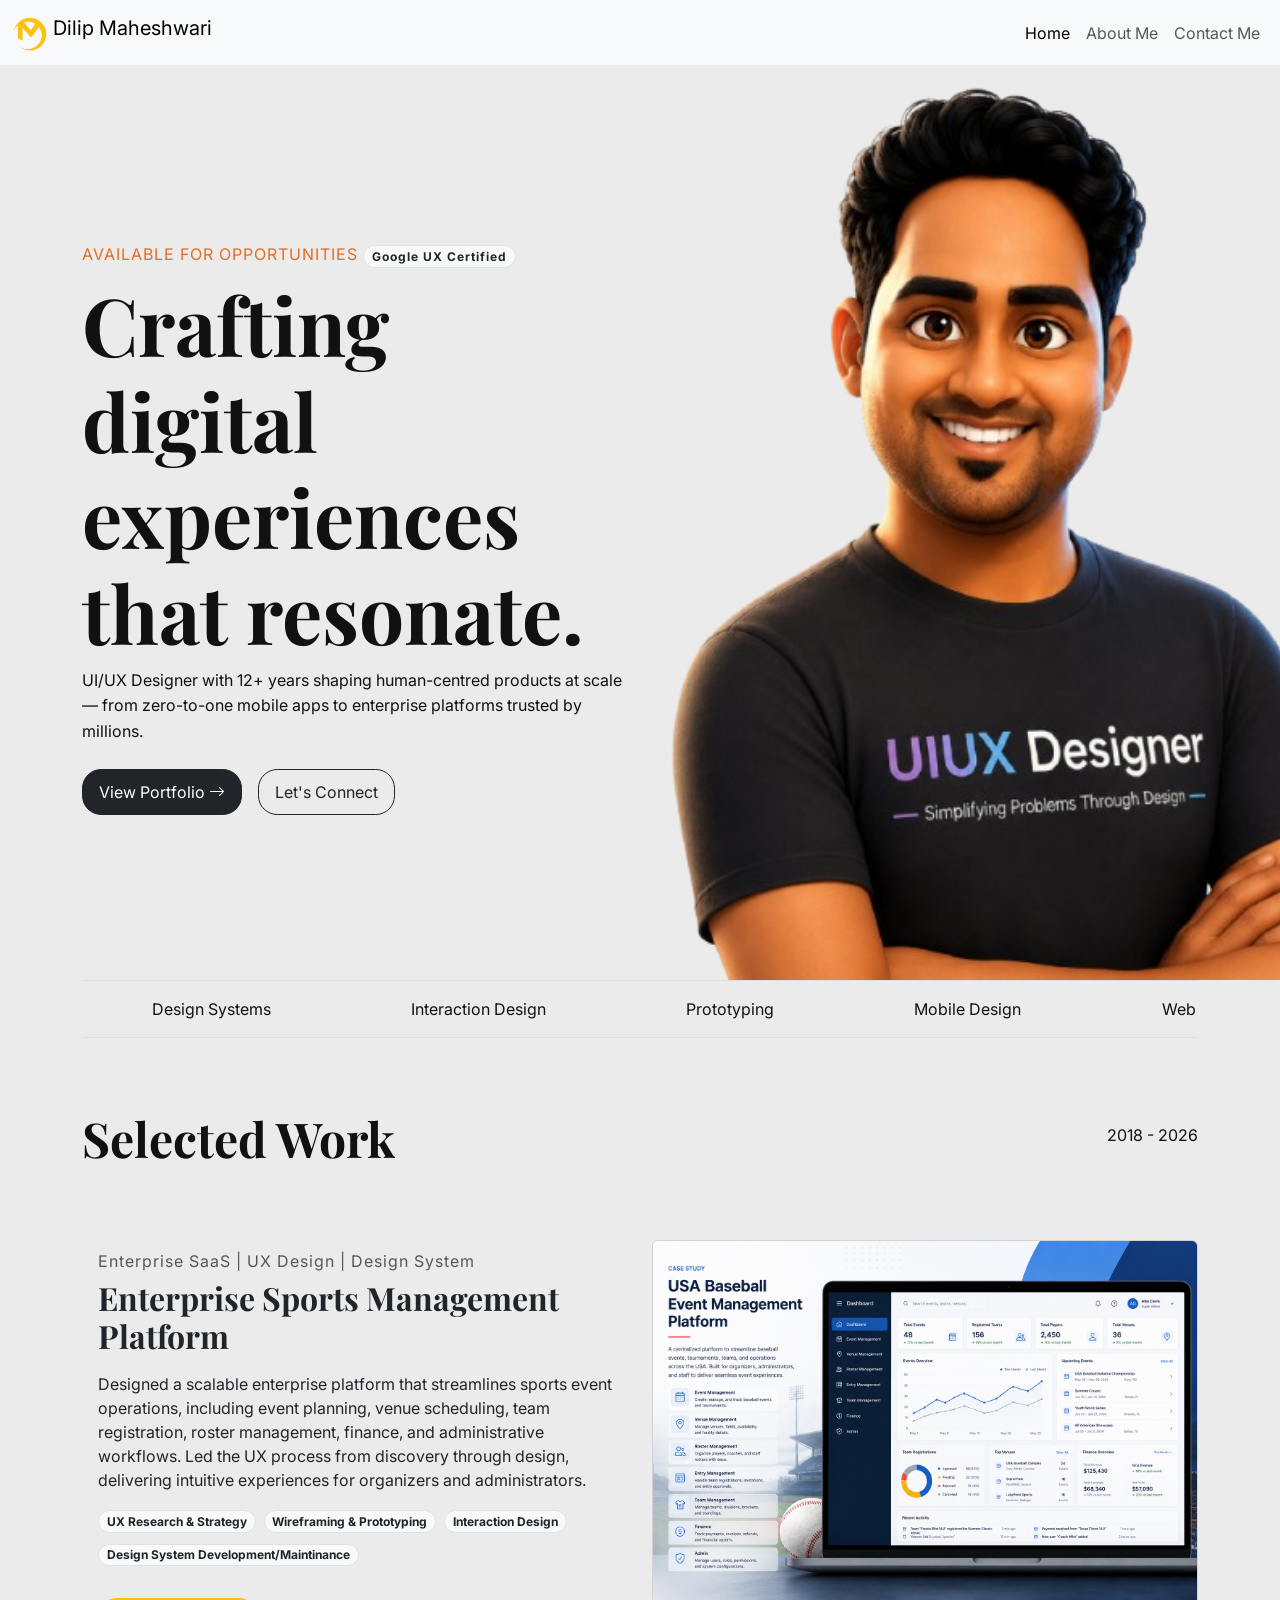
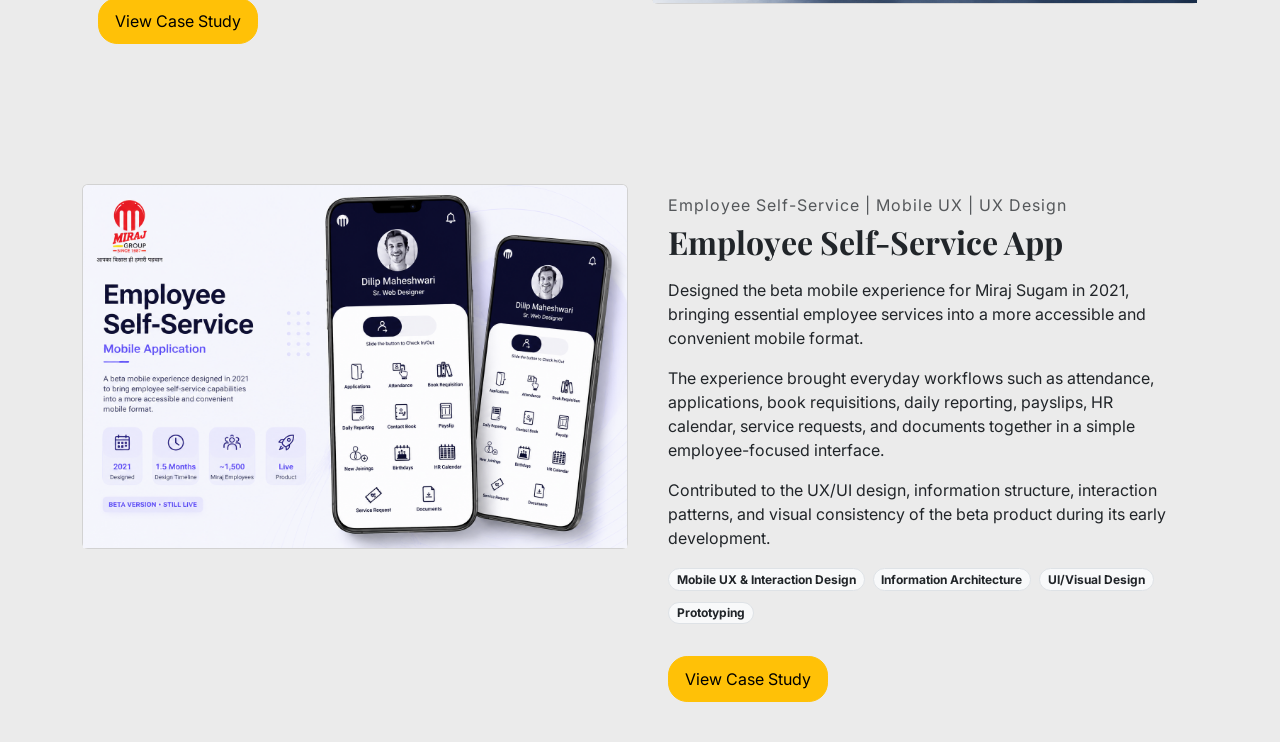
<file: index.html>
<!DOCTYPE html>
<html lang="en">
<head>
<meta charset="UTF-8">
<meta name="viewport" content="width=device-width, initial-scale=1.0">
<title>Dilip Maheshwari | Portfolio Coming Soon</title>

<link href="https://fonts.googleapis.com/css2?family=Inter:wght@300;400;500;600;700&display=swap" rel="stylesheet">
<link href="https://cdn.jsdelivr.net/npm/bootstrap@5.3.8/dist/css/bootstrap.min.css" rel="stylesheet" integrity="sha384-sRIl4kxILFvY47J16cr9ZwB07vP4J8+LH7qKQnuqkuIAvNWLzeN8tE5YBujZqJLB" crossorigin="anonymous">
<link rel="stylesheet" href="https://cdn.jsdelivr.net/npm/bootstrap-icons@1.13.1/font/bootstrap-icons.min.css">
<link rel="stylesheet" href="assets/style.css">

</head>
<body>
<header>
    <nav class="navbar navbar-expand-lg navbar-light bg-light fixed-top">
        <div class="container-fluid">
            <a class="navbar-brand" href="index.html">
                <img src="assets/images/myLogo.png" alt="Logo" height="36" class="d-inline-block align-text-top">
                Dilip Maheshwari
            </a>
            <button class="navbar-toggler" type="button" data-bs-toggle="collapse" data-bs-target="#navbarNavAltMarkup" aria-controls="navbarNavAltMarkup" aria-expanded="false" aria-label="Toggle navigation">
                <span class="navbar-toggler-icon"></span>
            </button>
            <div class="collapse navbar-collapse justify-content-end" id="navbarNavAltMarkup">
                <div class="navbar-nav">
                    <a class="nav-link active" aria-current="page" href="index.html">Home</a>
                    <a class="nav-link" href="about.html">About Me</a>
                    <a class="nav-link d-none" href="blog.html">Blog</a>
                    <a class="nav-link" href="contact.html">Contact Me</a>
                </div>
            </div>
        </div>
    </nav>
</header>

<section class="hero">
    <div class="container">
        <div class="row">
            <div class="col-md-6 hero-text align-content-center">
                <h6><span class="text-warning">AVAILABLE FOR OPPORTUNITIES</span> <span class="badge rounded-pill bg-light text-dark border">Google UX Certified</span></h6>
                <h1>Crafting digital experiences that resonate.</h1>
                <p>
                    UI/UX Designer with 12+ years shaping human-centred products at scale — from zero-to-one mobile apps to enterprise platforms trusted by millions.</p> 
                <div class="row mt-4">
            <div class="col-md-12 d-flex flex-wrap gap-3">
                <a href="#" class="btn btn-dark btn-md">View Portfolio <i class="bi bi-arrow-right"></i></a>
                <a href="#contactSection" class="btn btn-outline-dark btn-md">Let's Connect</a>
            </div>
        </div>
            </div>
            <div class="col-md-6 hero-image text-center">
                <img src="assets/images/DilipMaheshwari.png" alt="Hero Image" class="my-img">
            </div>
        </div>
    </div>
</section>
<section>
    <div class="container">
        <div class="marquee-container py-3 border-top border-bottom overflow-hidden">
        <div class="marquee-track d-flex">
            <!-- First group of items -->
            <div class="marquee-content d-flex justify-content-around min-w-100">
                <span class="mx-2">Design Systems</span>
                <span class="mx-2">Interaction Design</span>
                <span class="mx-2">Prototyping</span>
                <span class="mx-2">Mobile Design </span>
                <span class="mx-2">Web Design</span>
                <span class="mx-2">Brand Identity</span>
                <span class="mx-2">User Research</span>
                <span class="mx-2">Product Design</span>
            </div>
            <div class="marquee-content d-flex justify-content-around min-w-100">
                <span class="mx-2">Design Systems</span>
                <span class="mx-2">Interaction Design</span>
                <span class="mx-2">Prototyping</span>
                <span class="mx-2">Mobile Design </span>
                <span class="mx-2">Web Design</span>
                <span class="mx-2">Brand Identity</span>
                <span class="mx-2">User Research</span>
                <span class="mx-2">Product Design</span>
            </div>

        </div>
        </div>
    </div>
</section>
<section>
    <div class="container pt-4">
        <div class="row">
            <div class="col-md-12 text-center my-5">
                <div class="d-flex justify-content-between align-items-center">
                    <h2>Selected Work</h2>
                    <p>2018 - 2026</p>
                </div>
            </div>
        </div>
        <div class="row mt-3">
                <div class="col-md-6 mb-4">
                    <div class="card border-0 bg-transparent">
                        <div class="card-body">
                            <h6 class="card-subtitle mb-2 text-muted">Enterprise SaaS | UX Design | Design System</h6>
                            <h3 class="card-title">Enterprise Sports Management Platform</h3>
                            <p class="card-text mt-3">
                                Designed a scalable enterprise platform that streamlines sports event operations, including event planning, venue scheduling, team registration, roster management, finance, and administrative workflows. Led the UX process from discovery through design, delivering intuitive experiences for organizers and administrators.
                            </p>
                            <ul class="d-flex list-inline mt-3 flex-wrap gap-2">
                                <li><span class="badge rounded-pill bg-light text-dark border">UX Research & Strategy</span></li>
                                <li><span class="badge rounded-pill bg-light text-dark border">Wireframing & Prototyping</span></li>
                                <li><span class="badge rounded-pill bg-light text-dark border">Interaction Design</span></li>
                                <li><span class="badge rounded-pill bg-light text-dark border">Design System Development/Maintinance</span></li>
                            </ul>
                            <a href="case-study.html" class="btn btn-warning btn-md mt-3">View Case Study</a>
                        </div>
                    </div>
                </div>
                <div class="col-md-6 mb-4">
                    <div class="card">
                        <img src="assets/images/sports.png" class="card-img-top" alt="Portfolio 2">
                        <!-- <div class="card-body">
                            <h5 class="card-title">Project Title 2</h5>
                            <p class="card-text">Brief description of the project goes here.</p>
                        </div> -->
                    </div>
                </div>
            </div>
            <div class="row mt-100">
                <div class="col-md-6 mb-4">
                    <div class="card">
                        <img src="assets/images/employee-self-service.png" class="card-img-top" alt="Portfolio 2">
                        <!-- <div class="card-body">
                            <h5 class="card-title">Project Title 2</h5>
                            <p class="card-text">Brief description of the project goes here.</p>
                        </div> -->
                    </div>
                </div>
                 <div class="col-md-6 mb-4">
                     <div class="card border-0 bg-transparent">
                         <div class="card-body">
                             <h6 class="card-subtitle mb-2 text-muted">Employee Self-Service | Mobile UX | UX Design</h6>
                             <h3 class="card-title">Employee Self-Service App</h3>
                             <p class="card-text mt-3">
                                 Designed the beta mobile experience for Miraj Sugam in 2021, bringing essential employee services into a more accessible and convenient mobile format.
</p><p>
The experience brought everyday workflows such as attendance, applications, book requisitions, daily reporting, payslips, HR calendar, service requests, and documents together in a simple employee-focused interface.
</p><p>
Contributed to the UX/UI design, information structure, interaction patterns, and visual consistency of the beta product during its early development.
                             </p>
                             <ul class="d-flex list-inline mt-3 flex-wrap gap-2">
                                 <li><span class="badge rounded-pill bg-light text-dark border">Mobile UX & Interaction Design</span></li>
                                 <li><span class="badge rounded-pill bg-light text-dark border">Information Architecture</span></li>
                                 <li><span class="badge rounded-pill bg-light text-dark border">UI/Visual Design</span></li>
                                 <li><span class="badge rounded-pill bg-light text-dark border">Prototyping</span></li>
                             </ul>
                             <a href="employee-self-service.html" class="btn btn-warning btn-md mt-3">View Case Study</a>
                         </div>
                     </div>
                 </div>
             </div>
        </div>
        </div>
    </div>
</section>
<script src="https://cdn.jsdelivr.net/npm/@popperjs/core@2.11.8/dist/umd/popper.min.js" integrity="sha384-I7E8VVD/ismYTF4hNIPjVp/Zjvgyol6VFvRkX/vR+Vc4jQkC+hVqc2pM8ODewa9r" crossorigin="anonymous"></script>
<script src="https://cdn.jsdelivr.net/npm/bootstrap@5.3.8/dist/js/bootstrap.min.js" integrity="sha384-G/EV+4j2dNv+tEPo3++6LCgdCROaejBqfUeNjuKAiuXbjrxilcCdDz6ZAVfHWe1Y" crossorigin="anonymous"></script>
<script src="https://cdn.jsdelivr.net/npm/bootstrap@5.3.8/dist/js/bootstrap.bundle.min.js" integrity="sha384-ENjdO4Dr2bkBIFxQpeoTz1HIcje39Wm4jDKdf19U8gI4ddQ3GYNS7NTKfAdVQSZe" crossorigin="anonymous"></script>
</body>
</html>
</file>
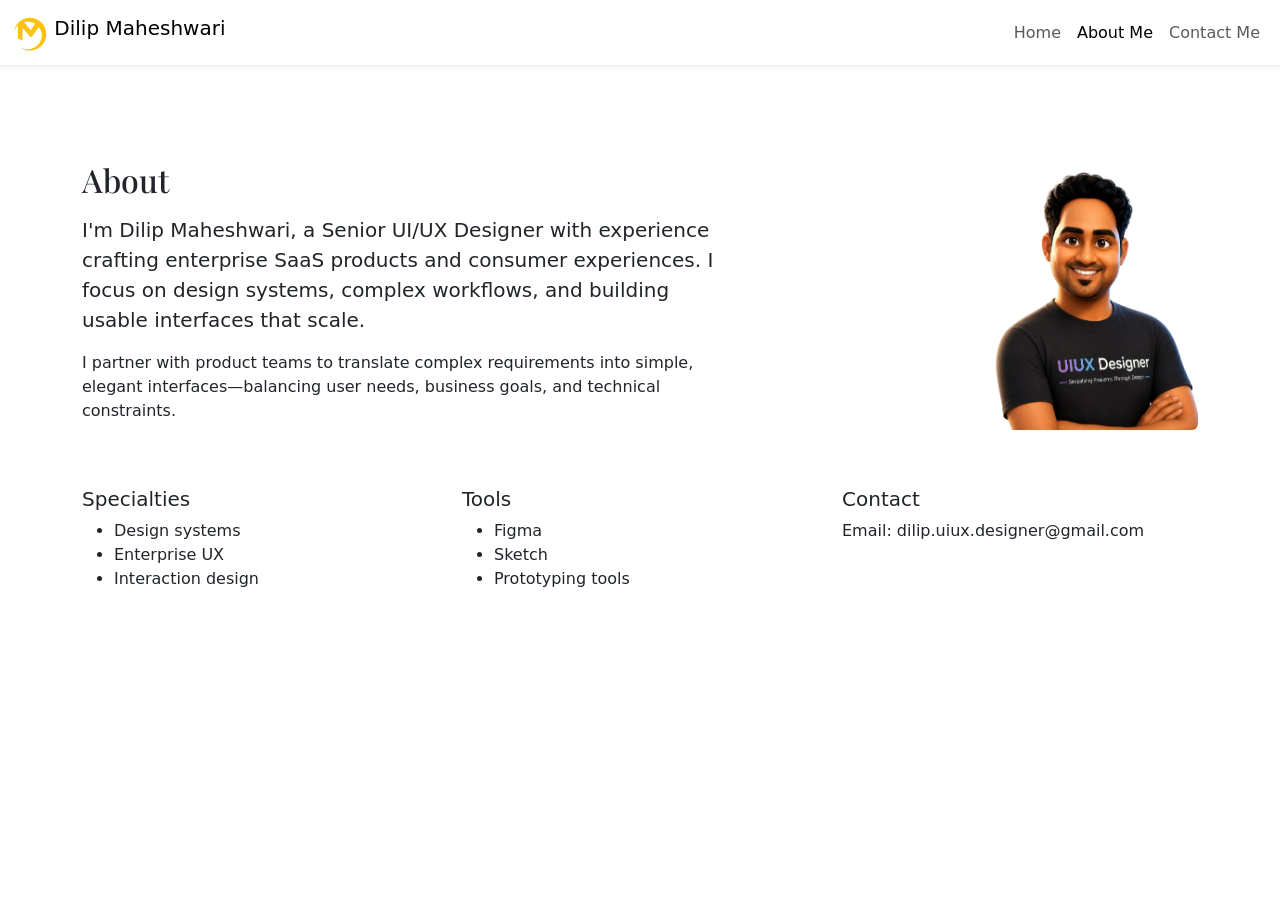
<file: about.html>
<!DOCTYPE html>
<html lang="en">
<head>
<meta charset="UTF-8">
<meta name="viewport" content="width=device-width, initial-scale=1.0">
<title>About | Dilip Maheshwari</title>
<link rel="stylesheet" href="assets/style.css">
<link href="https://fonts.googleapis.com/css2?family=Inter:wght@300;400;500;600;700&display=swap" rel="stylesheet">
<link href="https://cdn.jsdelivr.net/npm/bootstrap@5.3.8/dist/css/bootstrap.min.css" rel="stylesheet">
<link rel="stylesheet" href="https://cdn.jsdelivr.net/npm/bootstrap-icons@1.13.1/font/bootstrap-icons.min.css">
</head>
<body>
<header>
    <nav class="navbar navbar-expand-lg navbar-light bg-white fixed-top shadow-sm">
        <div class="container-fluid">
            <a class="navbar-brand" href="index.html">
                <img src="assets/images/myLogo.png" alt="Logo" height="36" class="d-inline-block align-text-top">
                Dilip Maheshwari
            </a>
            <button class="navbar-toggler" type="button" data-bs-toggle="collapse" data-bs-target="#navbarNavAltMarkup" aria-controls="navbarNavAltMarkup" aria-expanded="false" aria-label="Toggle navigation">
                <span class="navbar-toggler-icon"></span>
            </button>
            <div class="collapse navbar-collapse justify-content-end" id="navbarNavAltMarkup">
                <div class="navbar-nav">
                    <a class="nav-link" href="index.html">Home</a>
                    <a class="nav-link active" href="about.html">About Me</a>
                    <a class="nav-link d-none" href="blog.html">Blog</a>
                    <a class="nav-link" href="contact.html">Contact Me</a>
                </div>
            </div>
        </div>
    </nav>
</header>

<section class="py-5">
    <div class="container pt-5">
        <div class="row align-items-center">
            <div class="col-lg-7">
                <h1 class="section-title">About</h1>
                <p class="lead">I'm Dilip Maheshwari, a Senior UI/UX Designer with experience crafting enterprise SaaS products and consumer experiences. I focus on design systems, complex workflows, and building usable interfaces that scale.</p>
                <p>I partner with product teams to translate complex requirements into simple, elegant interfaces—balancing user needs, business goals, and technical constraints.</p>
            </div>
            <div class="col-lg-5 text-lg-end mt-4 mt-lg-0">
                <img src="assets/images/DilipMaheshwari.png" alt="Dilip Maheshwari" class="img-fluid rounded" style="max-height:260px">
            </div>
        </div>

        <div class="row mt-5">
            <div class="col-md-4">
                <h5>Specialties</h5>
                <ul>
                    <li>Design systems</li>
                    <li>Enterprise UX</li>
                    <li>Interaction design</li>
                </ul>
            </div>
            <div class="col-md-4">
                <h5>Tools</h5>
                <ul>
                    <li>Figma</li>
                    <li>Sketch</li>
                    <li>Prototyping tools</li>
                </ul>
            </div>
            <div class="col-md-4">
                <h5>Contact</h5>
                <p>Email: dilip.uiux.designer@gmail.com</p>
            </div>
        </div>
    </div>
</section>

<script src="https://cdn.jsdelivr.net/npm/bootstrap@5.3.8/dist/js/bootstrap.bundle.min.js"></script>
<script src="assets/js/custom.js"></script>
</body>
</html>
</file>
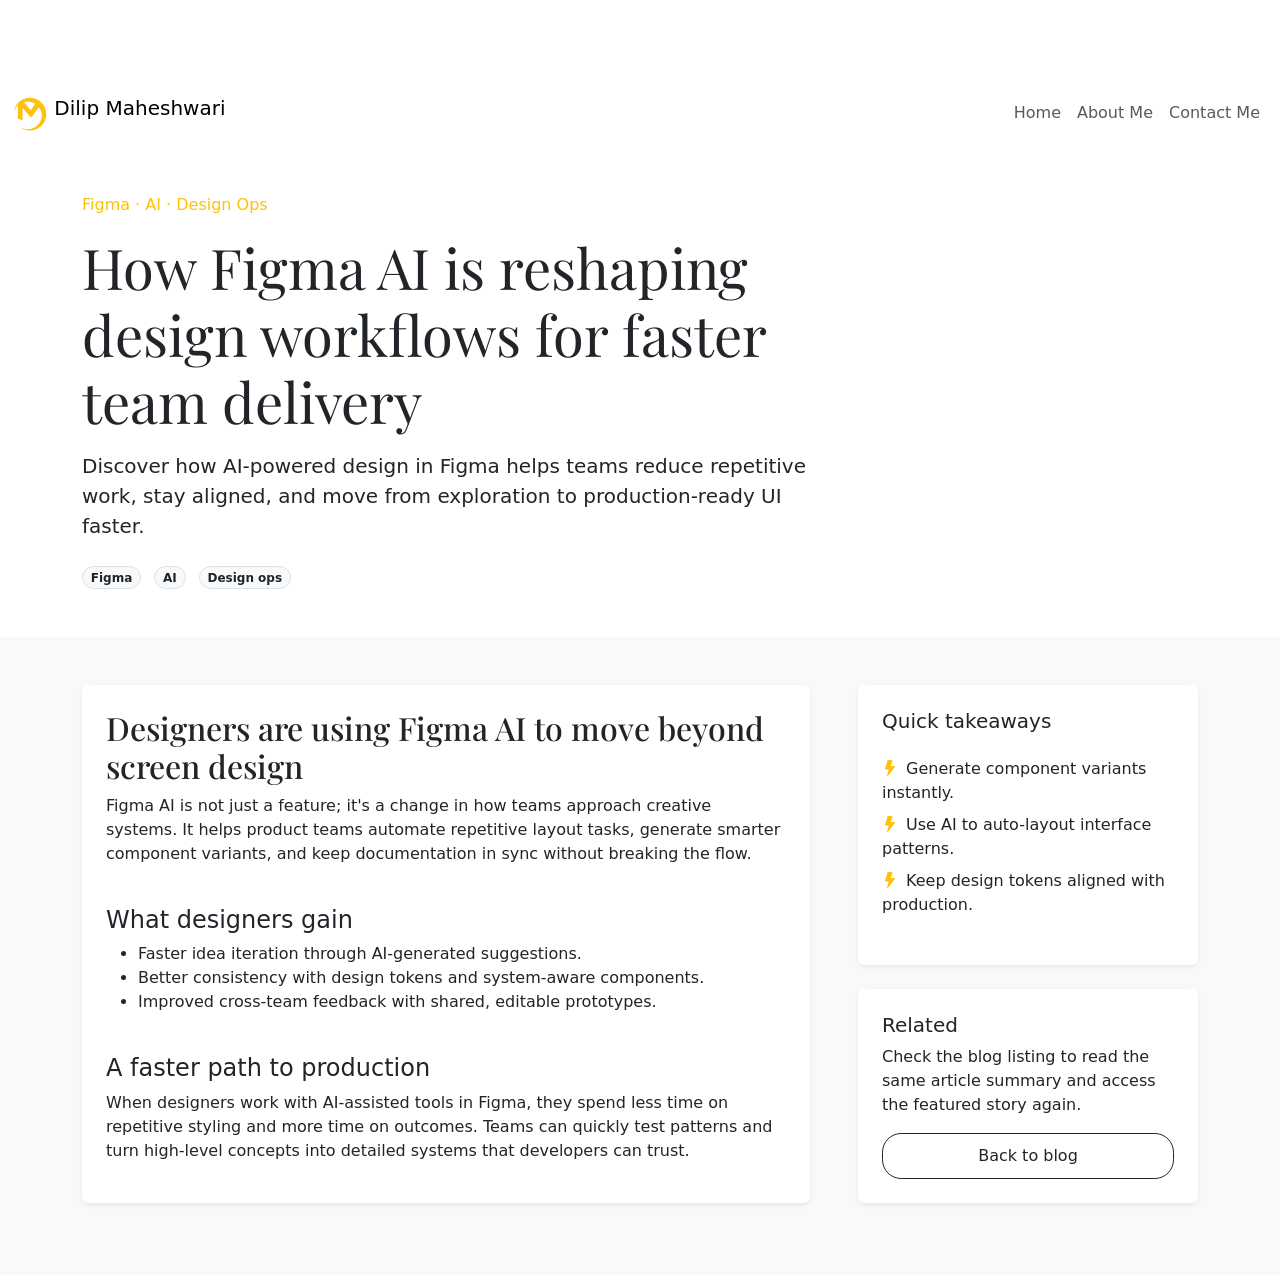
<file: blog-detail.html>
<!DOCTYPE html>
<html lang="en">
<head>
<meta charset="UTF-8">
<meta name="viewport" content="width=device-width, initial-scale=1.0">
<title>Figma AI Blog | Details</title>
<link rel="stylesheet" href="assets/style.css">
<link href="https://fonts.googleapis.com/css2?family=Inter:wght@300;400;500;600;700&display=swap" rel="stylesheet">
<link href="https://cdn.jsdelivr.net/npm/bootstrap@5.3.8/dist/css/bootstrap.min.css" rel="stylesheet" integrity="sha384-sRIl4kxILFvY47J16cr9ZwB07vP4J8+LH7qKQnuqkuIAvNWLzeN8tE5YBujZqJLB" crossorigin="anonymous">
<link rel="stylesheet" href="https://cdn.jsdelivr.net/npm/bootstrap-icons@1.13.1/font/bootstrap-icons.min.css">
</head>
<body>
<header>
    <nav class="navbar navbar-expand-lg">
        <div class="container-fluid">
            <a class="navbar-brand" href="index.html">
                <img src="assets/images/myLogo.png" alt="Logo" height="36" class="d-inline-block align-text-top">
                Dilip Maheshwari
            </a>
            <button class="navbar-toggler" type="button" data-bs-toggle="collapse" data-bs-target="#navbarNavAltMarkup" aria-controls="#navbarNavAltMarkup" aria-expanded="false" aria-label="Toggle navigation">
                <span class="navbar-toggler-icon"></span>
            </button>
            <div class="collapse navbar-collapse justify-content-end" id="navbarNavAltMarkup">
                <div class="navbar-nav">
                    <a class="nav-link" href="index.html">Home</a>
                    <a class="nav-link" href="about.html">About Me</a>
                    <a class="nav-link d-none" href="blog.html">Blog</a>
                    <a class="nav-link" href="contact.html">Contact Me</a>
                </div>
            </div>
        </div>
    </nav>
</header>
<section class="blog-detail-hero py-5">
    <div class="container">
        <div class="row align-items-center">
            <div class="col-lg-8">
                <p class="text-warning mb-3">Figma · AI · Design Ops</p>
                <h1 class="display-4">How Figma AI is reshaping design workflows for faster team delivery</h1>
                <p class="lead mt-3">Discover how AI-powered design in Figma helps teams reduce repetitive work, stay aligned, and move from exploration to production-ready UI faster.</p>
                <div class="mt-4">
                    <span class="badge rounded-pill bg-light text-dark border me-2">Figma</span>
                    <span class="badge rounded-pill bg-light text-dark border me-2">AI</span>
                    <span class="badge rounded-pill bg-light text-dark border">Design ops</span>
                </div>
            </div>
        </div>
    </div>
</section>
<section class="py-5 bg-light">
    <div class="container">
        <div class="row gx-5">
            <div class="col-lg-8">
                <article class="card border-0 shadow-sm p-4 mb-4">
                    <h2>Designers are using Figma AI to move beyond screen design</h2>
                    <p>Figma AI is not just a feature; it's a change in how teams approach creative systems. It helps product teams automate repetitive layout tasks, generate smarter component variants, and keep documentation in sync without breaking the flow.</p>
                    <h4 class="mt-4">What designers gain</h4>
                    <ul>
                        <li>Faster idea iteration through AI-generated suggestions.</li>
                        <li>Better consistency with design tokens and system-aware components.</li>
                        <li>Improved cross-team feedback with shared, editable prototypes.</li>
                    </ul>
                    <h4 class="mt-4">A faster path to production</h4>
                    <p>When designers work with AI-assisted tools in Figma, they spend less time on repetitive styling and more time on outcomes. Teams can quickly test patterns and turn high-level concepts into detailed systems that developers can trust.</p>
                </article>
            </div>
            <div class="col-lg-4">
                <div class="card border-0 shadow-sm p-4 mb-4">
                    <h5>Quick takeaways</h5>
                    <ul class="list-unstyled mt-3">
                        <li class="mb-2"><i class="bi bi-lightning-fill text-warning me-2"></i>Generate component variants instantly.</li>
                        <li class="mb-2"><i class="bi bi-lightning-fill text-warning me-2"></i>Use AI to auto-layout interface patterns.</li>
                        <li class="mb-2"><i class="bi bi-lightning-fill text-warning me-2"></i>Keep design tokens aligned with production.</li>
                    </ul>
                </div>
                <div class="card border-0 shadow-sm p-4">
                    <h5>Related</h5>
                    <p>Check the blog listing to read the same article summary and access the featured story again.</p>
                    <a href="blog.html" class="btn btn-outline-dark">Back to blog</a>
                </div>
            </div>
        </div>
    </div>
</section>
<script src="https://cdn.jsdelivr.net/npm/@popperjs/core@2.11.8/dist/umd/popper.min.js" integrity="sha384-I7E8VVD/ismYTF4hNIPjVp/Zjvgyol6VFvRkX/vR+Vc4jQkC+hVqc2pM8ODewa9r" crossorigin="anonymous"></script>
<script src="https://cdn.jsdelivr.net/npm/bootstrap@5.3.8/dist/js/bootstrap.min.js" integrity="sha384-G/EV+4j2dNv+tEPo3++6LCgdCROaejBqfUeNjuKAiuXbjrxilcCdDz6ZAVfHWe1Y" crossorigin="anonymous"></script>
<script src="https://cdn.jsdelivr.net/npm/bootstrap@5.3.8/dist/js/bootstrap.bundle.min.js" integrity="sha384-ENjdO4Dr2bkBIFxQpeoTz1HIcje39Wm4jDKdf19U8gI4ddQ3GYNS7NTKfAdVQSZe" crossorigin="anonymous"></script>
</body>
</html>
</file>
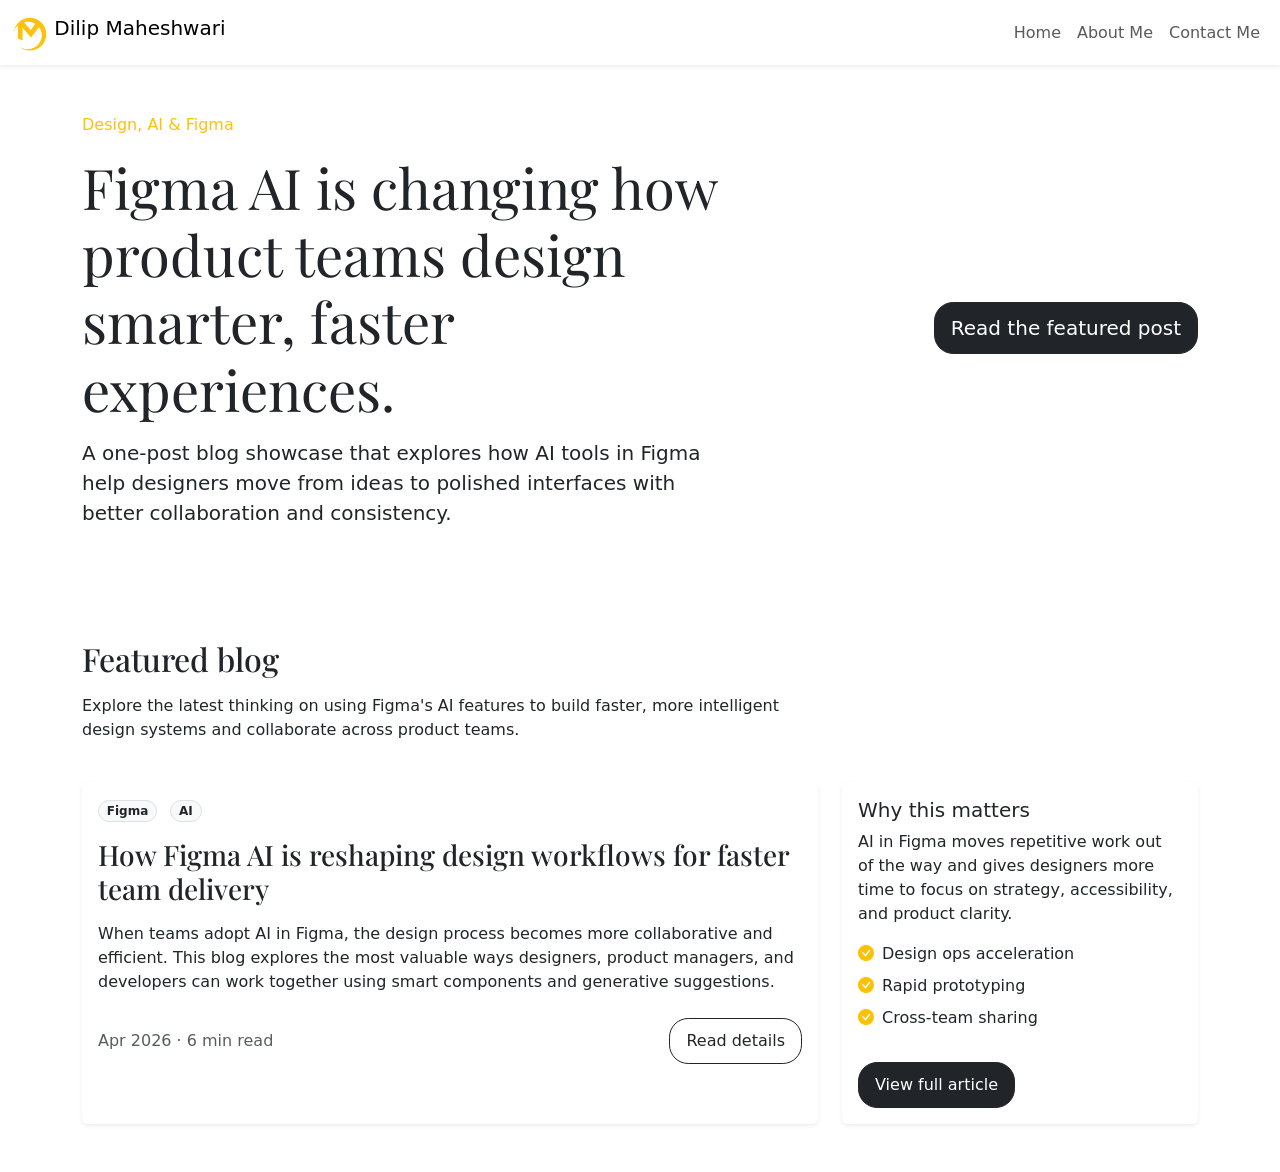
<file: blog.html>
<!DOCTYPE html>
<html lang="en">
<head>
<meta charset="UTF-8">
<meta name="viewport" content="width=device-width, initial-scale=1.0">
<title>Blog | Dilip Maheshwari</title>
<link rel="stylesheet" href="assets/style.css">
<link href="https://fonts.googleapis.com/css2?family=Inter:wght@300;400;500;600;700&display=swap" rel="stylesheet">
<link href="https://cdn.jsdelivr.net/npm/bootstrap@5.3.8/dist/css/bootstrap.min.css" rel="stylesheet" integrity="sha384-sRIl4kxILFvY47J16cr9ZwB07vP4J8+LH7qKQnuqkuIAvNWLzeN8tE5YBujZqJLB" crossorigin="anonymous">
<link rel="stylesheet" href="https://cdn.jsdelivr.net/npm/bootstrap-icons@1.13.1/font/bootstrap-icons.min.css">
</head>
<body>
<header>
    <nav class="navbar navbar-expand-lg navbar-light bg-white fixed-top shadow-sm">
        <div class="container-fluid">
            <a class="navbar-brand" href="index.html">
                <img src="assets/images/myLogo.png" alt="Logo" height="36" class="d-inline-block align-text-top">
                Dilip Maheshwari
            </a>
            <button class="navbar-toggler" type="button" data-bs-toggle="collapse" data-bs-target="#navbarNavAltMarkup" aria-controls="navbarNavAltMarkup" aria-expanded="false" aria-label="Toggle navigation">
                <span class="navbar-toggler-icon"></span>
            </button>
            <div class="collapse navbar-collapse justify-content-end" id="navbarNavAltMarkup">
                <div class="navbar-nav">
                    <a class="nav-link" href="index.html">Home</a>
                    <a class="nav-link" href="about.html">About Me</a>
                    <a class="nav-link d-none" href="blog.html">Blog</a>
                    <a class="nav-link" href="contact.html">Contact Me</a>
                </div>
            </div>
        </div>
    </nav>
</header>
<section class="blog-hero py-5">
    <div class="container">
        <div class="row align-items-center">
            <div class="col-lg-7">
                <p class="text-warning mb-3">Design, AI & Figma</p>
                <h1 class="display-4">Figma AI is changing how product teams design smarter, faster experiences.</h1>
                <p class="lead mt-3">A one-post blog showcase that explores how AI tools in Figma help designers move from ideas to polished interfaces with better collaboration and consistency.</p>
            </div>
            <div class="col-lg-5 text-lg-end mt-4 mt-lg-0">
                <a href="blog-detail.html" class="btn btn-dark btn-lg">Read the featured post</a>
            </div>
        </div>
    </div>
</section>
<section class="py-5">
    <div class="container">
        <div class="row mb-4">
            <div class="col-md-8">
                <h2 class="section-title">Featured blog</h2>
                <p>Explore the latest thinking on using Figma's AI features to build faster, more intelligent design systems and collaborate across product teams.</p>
            </div>
        </div>
        <div class="row gx-4 gy-4">
            <div class="col-lg-8">
                <article class="card blog-listing-card border-0 shadow-sm h-100">
                    <div class="card-body">
                        <div class="mb-3">
                            <span class="badge rounded-pill bg-light text-dark border">Figma</span>
                            <span class="badge rounded-pill bg-light text-dark border ms-2">AI</span>
                        </div>
                        <h3 class="card-title">How Figma AI is reshaping design workflows for faster team delivery</h3>
                        <p class="card-text mt-3">When teams adopt AI in Figma, the design process becomes more collaborative and efficient. This blog explores the most valuable ways designers, product managers, and developers can work together using smart components and generative suggestions.</p>
                        <div class="d-flex justify-content-between align-items-center mt-4">
                            <div class="text-muted">Apr 2026 · 6 min read</div>
                            <a href="blog-detail.html" class="btn btn-outline-dark">Read details</a>
                        </div>
                    </div>
                </article>
            </div>
            <div class="col-lg-4">
                <div class="card blog-sidebar border-0 shadow-sm h-100">
                    <div class="card-body">
                        <h5>Why this matters</h5>
                        <p class="mb-3">AI in Figma moves repetitive work out of the way and gives designers more time to focus on strategy, accessibility, and product clarity.</p>
                        <ul class="list-unstyled">
                            <li class="mb-2"><i class="bi bi-check-circle-fill text-warning me-2"></i>Design ops acceleration</li>
                            <li class="mb-2"><i class="bi bi-check-circle-fill text-warning me-2"></i>Rapid prototyping</li>
                            <li class="mb-2"><i class="bi bi-check-circle-fill text-warning me-2"></i>Cross-team sharing</li>
                        </ul>
                        <a href="blog-detail.html" class="btn btn-dark mt-3">View full article</a>
                    </div>
                </div>
            </div>
        </div>
    </div>
</section>
<script src="https://cdn.jsdelivr.net/npm/@popperjs/core@2.11.8/dist/umd/popper.min.js" integrity="sha384-I7E8VVD/ismYTF4hNIPjVp/Zjvgyol6VFvRkX/vR+Vc4jQkC+hVqc2pM8ODewa9r" crossorigin="anonymous"></script>
<script src="https://cdn.jsdelivr.net/npm/bootstrap@5.3.8/dist/js/bootstrap.min.js" integrity="sha384-G/EV+4j2dNv+tEPo3++6LCgdCROaejBqfUeNjuKAiuXbjrxilcCdDz6ZAVfHWe1Y" crossorigin="anonymous"></script>
<script src="https://cdn.jsdelivr.net/npm/bootstrap@5.3.8/dist/js/bootstrap.bundle.min.js" integrity="sha384-ENjdO4Dr2bkBIFxQpeoTz1HIcje39Wm4jDKdf19U8gI4ddQ3GYNS7NTKfAdVQSZe" crossorigin="anonymous"></script>
<script src="assets/js/custom.js"></script>
</body>
</html>
</file>
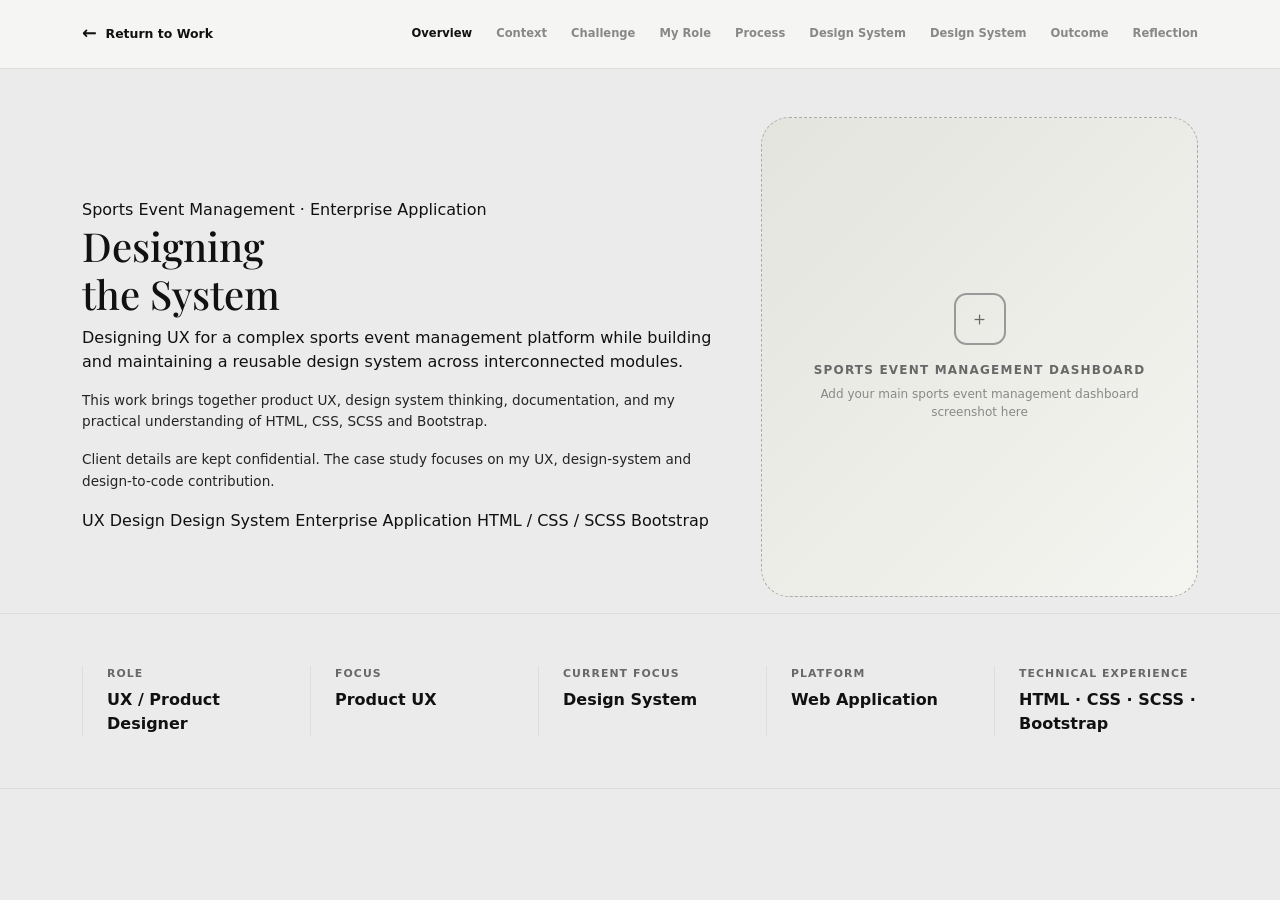
<file: case-study copy.html>
<!DOCTYPE html>
<html lang="en">
<head>
  <meta charset="UTF-8" />
  <meta name="viewport" content="width=device-width, initial-scale=1.0" />
  <title>Case Study | Sports Event Management Platform</title>

  <!-- Same CSS used by Employee Self-Service case study -->
  <link rel="stylesheet" href="assets/style.css">

  <link href="https://fonts.googleapis.com/css2?family=Inter:wght@300;400;500;600;700&display=swap" rel="stylesheet">

  <!-- Bootstrap CDN -->
  <link href="https://cdn.jsdelivr.net/npm/bootstrap@5.3.8/dist/css/bootstrap.min.css"
        rel="stylesheet"
        integrity="sha384-sRIl4kxILFvY47J16cr9ZwB07vP4J8+LH7qKQnuqkuIAvNWLzeN8tE5YBujZqJLB"
        crossorigin="anonymous">

  <link rel="stylesheet" href="https://cdn.jsdelivr.net/npm/bootstrap-icons@1.13.1/font/bootstrap-icons.min.css">

  <meta name="description"
        content="A UX case study covering product design, design system development, documentation, and design-to-code collaboration for a complex sports event management platform." />



</head>

<body class="pt-0">

<main class="cs-page">

  <!-- =====================================================
       CASE STUDY NAVIGATION
       Same structure as Employee Self-Service
       ===================================================== -->
  <header class="cs-nav">
    <div class="container">
      <div class="cs-nav-inner">

        <a href="index.html" class="cs-nav-back">
          <span class="cs-nav-arrow" aria-hidden="true">←</span>
          <span>Return to Work</span>
        </a>

        <nav class="cs-nav-links" aria-label="Case study navigation">
          <a href="#cs-overview" class="cs-nav-link cs-nav-active">Overview</a>
          <a href="#cs-context" class="cs-nav-link">Context</a>
          <a href="#cs-challenge" class="cs-nav-link">Challenge</a>
          <a href="#cs-role" class="cs-nav-link">My Role</a>
          <a href="#cs-process" class="cs-nav-link">Process</a>
          <a href="#cs-experience" class="cs-nav-link">Design System</a>
          <a href="#cs-code" class="cs-nav-link">Design System</a>
          <a href="#cs-outcome" class="cs-nav-link">Outcome</a>
          <a href="#cs-reflection" class="cs-nav-link">Reflection</a>
        </nav>

      </div>
    </div>
  </header>


  <!-- =====================================================
       HERO
       ===================================================== -->
  <section id="cs-overview" class="cs-hero">
    <div class="container">

      <div class="row align-items-center g-5 mt-0">

        <div class="col-lg-7">

          <div class="cs-hero-content cs-reveal">

            <div class="cs-eyebrow">
              Sports Event Management · Enterprise Application
            </div>

            <h1 class="cs-hero-title">
              Designing<br>
              the System
            </h1>

            <p class="cs-lead">
              Designing UX for a complex sports event management platform while building
              and maintaining a reusable design system across interconnected modules.
            </p>

            <p class="cs-hero-note">
              This work brings together product UX, design system thinking,
              documentation, and my practical understanding of HTML, CSS, SCSS and Bootstrap.
            </p>

            <p class="cs-hero-note">
              Client details are kept confidential. The case study focuses on my UX,
              design-system and design-to-code contribution.
            </p>

            <div class="cs-hero-meta">
              <span class="cs-tag">UX Design</span>
              <span class="cs-tag">Design System</span>
              <span class="cs-tag">Enterprise Application</span>
              <span class="cs-tag">HTML / CSS / SCSS</span>
              <span class="cs-tag">Bootstrap</span>
            </div>

          </div>

        </div>


        <div class="col-lg-5">

          <!-- Replace with your strongest Sports Event Management screen -->
          <figure class="cs-image cs-reveal">
              <div class="cs-image-content">
                <div class="cs-image-icon">＋</div>
                <div class="cs-image-title">Sports Event Management Dashboard</div>
                <div class="cs-image-note">Add your main sports event management dashboard screenshot here</div>
              </div>
            </figure>

        </div>

      </div>

    </div>
  </section>


  <!-- =====================================================
       PROJECT SNAPSHOT
       ===================================================== -->
  <section class="cs-facts">
    <div class="container">

      <div class="row g-4">

        <div class="col-6 col-lg">
          <div class="cs-fact">
            <div class="cs-fact-label">Role</div>
            <div class="cs-fact-value">UX / Product Designer</div>
          </div>
        </div>

        <div class="col-6 col-lg">
          <div class="cs-fact">
            <div class="cs-fact-label">Focus</div>
            <div class="cs-fact-value">Product UX</div>
          </div>
        </div>

        <div class="col-6 col-lg">
          <div class="cs-fact">
            <div class="cs-fact-label">Current Focus</div>
            <div class="cs-fact-value">Design System</div>
          </div>
        </div>

        <div class="col-6 col-lg">
          <div class="cs-fact">
            <div class="cs-fact-label">Platform</div>
            <div class="cs-fact-value">Web Application</div>
          </div>
        </div>

        <div class="col-12 col-lg">
          <div class="cs-fact">
            <div class="cs-fact-label">Technical Experience</div>
            <div class="cs-fact-value">HTML · CSS · SCSS · Bootstrap</div>
          </div>
        </div>

      </div>

    </div>
  </section>


  <!-- =====================================================
       CONTEXT
       ===================================================== -->
  <section class="cs-section" id="cs-context">

    <div class="container">

      <div class="row g-5">

        <div class="col-lg-5">

          <div class="cs-reveal">

            <div class="cs-eyebrow">
              01 / Context
            </div>

            <h2 class="cs-section-title">
              One platform.<br>
              Multiple complex<br>
              workflows.
            </h2>

          </div>

        </div>


        <div class="col-lg-7">

          <div class="cs-copy cs-reveal cs-delay-1">

            <p>
              The Sports Event Management platform supports a wide range of interconnected
              event operations, including Event Management, Venue Management, Team Management,
              Roster Management, Entry Management, Finance and Administration.
            </p>

            <p>
              Each module has its own business rules and workflows, while many interface
              patterns are shared across the product.
            </p>

            <p>
              My work spans product UX and the design system. I identify recurring patterns
              across modules and turn them into reusable components, interaction rules and
              documented guidelines.
            </p>

            <p>
              Alongside design, my experience with HTML, CSS, SCSS and Bootstrap gives me
              an implementation-aware perspective when creating components and collaborating
              with developers.
            </p>

          </div>

        </div>

      </div>

    </div>

  </section>


  <!-- =====================================================
       CHALLENGE
       ===================================================== -->
  <section class="cs-section" id="cs-challenge">

    <div class="container">

      <div class="cs-reveal">

        <div class="cs-eyebrow">
          02 / Challenge
        </div>

        <h2 class="cs-section-title">
          Creating consistency<br>
          across a complex<br>
          product.
        </h2>

        <p class="cs-lead mt-3">
          The challenge was not simply to create consistent-looking screens.
          The goal was to establish reusable patterns with clear behavior and
          documentation that could work across multiple product modules.
        </p>

      </div>


      <div class="row g-4 mt-3">

        <div class="col-lg-4">

          <article class="cs-challenge cs-reveal">

            <div class="cs-number">01</div>

            <h3>
              Multiple modules
            </h3>

            <p>
              Different product areas required their own workflows while sharing
              common navigation, actions, tables, forms and interaction patterns.
            </p>

          </article>

        </div>


        <div class="col-lg-4">

          <article class="cs-challenge cs-reveal cs-delay-1">

            <div class="cs-number">02</div>

            <h3>
              Reusable patterns
            </h3>

            <p>
              Repeated patterns needed to be identified, consolidated and turned
              into reusable components rather than redesigned independently.
            </p>

          </article>

        </div>


        <div class="col-lg-4">

          <article class="cs-challenge cs-reveal cs-delay-2">

            <div class="cs-number">03</div>

            <h3>
              Design-to-code alignment
            </h3>

            <p>
              Components needed to be practical for implementation and easy to
              communicate with developers during handoff and collaboration.
            </p>

          </article>

        </div>

      </div>

    </div>

  </section>


  <!-- =====================================================
       MY ROLE
       ===================================================== -->
  <section class="cs-section" id="cs-role">

    <div class="container">

      <div class="row g-5">

        <div class="col-lg-4">

          <div class="cs-reveal">

            <div class="cs-eyebrow">
              03 / My Role
            </div>

            <h2 class="cs-section-title">
              Senior UX<br>
              Designer<br>
              & Design System
            </h2>

          </div>

        </div>


        <div class="col-lg-8">

          <div class="cs-role-intro cs-reveal">

            <p>
              I work across product UX and the design system, helping translate
              complex requirements into clear product experiences while creating
              reusable patterns for the wider application.
            </p>

          </div>


          <div class="row g-3 mt-3">

            <div class="col-md-6">
              <div class="cs-role-card">
                <span>01</span>
                <h3>Product UX</h3>
                <p>
                  Designing complex workflows, information architecture,
                  interactions and high-fidelity product experiences.
                </p>
              </div>
            </div>


            <div class="col-md-6">
              <div class="cs-role-card">
                <span>02</span>
                <h3>Design System</h3>
                <p>
                  Identifying reusable components, variants, states, interaction
                  patterns and cross-module design rules.
                </p>
              </div>
            </div>


            <div class="col-md-6">
              <div class="cs-role-card">
                <span>03</span>
                <h3>Documentation</h3>
                <p>
                  Creating guidelines for components, navigation, icons, actions,
                  behavior and usage across the product.
                </p>
              </div>
            </div>


            <div class="col-md-6">
              <div class="cs-role-card">
                <span>04</span>
                <h3>Cross-functional Collaboration</h3>
                <p>
                  Worked closely with UI and development teams to clarify
                  component behaviour, review implementation and maintain design consistency.
                </p>
              </div>
            </div>

          </div>

        </div>

      </div>

    </div>

  </section>


  <!-- =====================================================
       PROCESS
       ===================================================== -->
  <section class="cs-section" id="cs-process">

    <div class="container">

      <div class="row g-5">

        <div class="col-lg-4">

          <div class="cs-reveal">

            <div class="cs-eyebrow">
              04 / Process
            </div>

            <h2 class="cs-section-title">
              From product<br>
              patterns to<br>
              scalable<br>
              design rules.
            </h2>

          </div>

        </div>


        <div class="col-lg-8">

          <div class="cs-process">

            <div class="cs-process-item cs-reveal">

              <div class="cs-process-number">
                01
              </div>

              <h3>
                Audit
              </h3>

              <p>
                Review existing modules and identify components, patterns and
                behaviors that are repeated or used locally.
              </p>

            </div>


            <div class="cs-process-item cs-reveal">

              <div class="cs-process-number">
                02
              </div>

              <h3>
                Consolidate
              </h3>

              <p>
                Compare patterns across modules and determine what should become
                shared system components and what should remain module-specific.
              </p>

            </div>


            <div class="cs-process-item cs-reveal">

              <div class="cs-process-number">
                03
              </div>

              <h3>
                Define
              </h3>

              <p>
                Establish component anatomy, variants, states, behavior, icons,
                navigation rules and interaction guidance.
              </p>

            </div>


            <div class="cs-process-item cs-reveal">

              <div class="cs-process-number">
                04
              </div>

              <h3>
                Document
              </h3>

              <p>
                Add the patterns and usage rules to the UI/UX guidelines so they
                can be referenced by designers and developers.
              </p>

            </div>


            <div class="cs-process-item cs-reveal">

              <div class="cs-process-number">
                05
              </div>

              <h3>
                Iterate
              </h3>

              <p>
                Continue refining the system as new product requirements and
                module patterns are introduced.
              </p>

            </div>

          </div>

        </div>

      </div>

    </div>

  </section>


  <!-- =====================================================
       DESIGN SYSTEM
       ===================================================== -->
  <section class="cs-section cs-dark" id="cs-experience">

    <div class="container">

      <div class="cs-reveal">

        <div class="cs-eyebrow">
          05 / Design System
        </div>

        <h2 class="cs-section-title">
          Building a shared<br>
          design language.
        </h2>

        <p class="cs-lead mt-3">
          The design system brings recurring product patterns into a common
          language so that components, interactions and visual decisions remain
          consistent across modules.
        </p>

      <div class="row g-4 mt-4">
        <div class="col-md-6">
          <div class="cs-role-card">
            <span>01</span>
            <h3>Reusable Components</h3>
            <p>
              Identifying common UI patterns across Event Management, Venue Management,
              Team Management and other modules, then defining reusable structures and variants.
            </p>
          </div>
        </div>

        <div class="col-md-6">
          <div class="cs-role-card">
            <span>02</span>
            <h3>Navigation & Interaction</h3>
            <p>
              Establishing consistent rules for left navigation, module tabs, section tabs,
              breadcrumbs, drawers, dialogs and destination links.
            </p>
          </div>
        </div>

        <div class="col-md-6">
          <div class="cs-role-card">
            <span>03</span>
            <h3>Tables, Actions & Forms</h3>
            <p>
              Defining repeatable patterns for table actions, filters, forms, states and
              common interaction behaviors used throughout the product.
            </p>
          </div>
        </div>

        <div class="col-md-6">
          <div class="cs-role-card">
            <span>04</span>
            <h3>Icons & Documentation</h3>
            <p>
              Building an icon dictionary and documenting tooltip meaning, action behavior,
              destinations and usage so designers and developers have a shared reference.
            </p>
          </div>
        </div>
      </div>

      </div>


      <div class="row g-4 mt-3">

        <div class="col-lg-4">

          <article class="cs-principle cs-reveal">

            <div class="cs-principle-number">
              01
            </div>

            <h3>
              Components
            </h3>

            <p>
              Tables, forms, dialogs, drawers, tabs, navigation, filters,
              actions and other reusable UI patterns.
            </p>

          </article>

        </div>


        <div class="col-lg-4">

          <article class="cs-principle cs-reveal cs-delay-1">

            <div class="cs-principle-number">
              02
            </div>

            <h3>
              Behavior & States
            </h3>

            <p>
              Defining how components behave across default, hover, active,
              disabled, validation and other relevant states.
            </p>

          </article>

        </div>


        <div class="col-lg-4">

          <article class="cs-principle cs-reveal cs-delay-2">

            <div class="cs-principle-number">
              03
            </div>

            <h3>
              Icons & Guidelines
            </h3>

            <p>
              Maintaining a consistent icon language with clear meaning,
              tooltip guidance and destination rules.
            </p>

          </article>

        </div>

      </div>


      <!-- Replace these images with actual Figma design-system screenshots -->
      <div class="row g-4 mt-5">

        <div class="col-lg-6">

          <figure class="cs-image cs-reveal">
              <div class="cs-image-content">
                <div class="cs-image-icon">＋</div>
                <div class="cs-image-title">Design System Components</div>
                <div class="cs-image-note">Add your Figma component library / component audit screenshot here</div>
              </div>
            </figure>

        </div>


        <div class="col-lg-6">

          <figure class="cs-image cs-reveal">
              <div class="cs-image-content">
                <div class="cs-image-icon">＋</div>
                <div class="cs-image-title">Design System Guidelines</div>
                <div class="cs-image-note">Add your UI/UX guideline or documentation screenshot here</div>
              </div>
            </figure>

        </div>

      </div>

    </div>

  </section>


  <!-- =====================================================
       DESIGN SYSTEM DETAIL
       ===================================================== -->
  <section class="cs-section">

    <div class="container">

      <div class="row g-5">

        <div class="col-lg-4">

          <div class="cs-reveal">

            <div class="cs-eyebrow">
              System Thinking
            </div>

            <h2 class="cs-section-title">
              Beyond the<br>
              component.
            </h2>

          </div>

        </div>


        <div class="col-lg-7 offset-lg-1">

          <div class="cs-copy cs-reveal">

            <p>
              A design system is not only a collection of Figma components.
              It also needs clear rules for when a pattern should be used,
              how it behaves, and how it connects with the rest of the product.
            </p>

            <p>
              My documentation work therefore covers both the visual component
              and the product behavior around it.
            </p>

            <p>
              Examples include table action headers, left navigation drawers,
              module tabs and sections, dialogs, icons, breadcrumbs and
              destination links.
            </p>

          </div>

        </div>

      </div>

    </div>

  </section>


  <!-- =====================================================
       DESIGN-TO-CODE
       ===================================================== -->
  <section class="cs-section" id="cs-code">

    <div class="container">

      <div class="row g-5">

        <div class="col-lg-4">

          <div class="cs-reveal">

            <div class="cs-eyebrow">
              06 / Design System
            </div>

            <h2 class="cs-section-title">
              Designing with<br>
              implementation<br>
              in mind.
            </h2>

          </div>

        </div>


        <div class="col-lg-8">

          <div class="cs-role-intro cs-reveal">

            <p>
              My experience with HTML, CSS, SCSS and Bootstrap gives me a
              practical understanding of how interface decisions translate
              into frontend implementation.
            </p>

          </div>


          <div class="row g-3 mt-3">

            <div class="col-md-6">
              <div class="cs-role-card">
                <span>01</span>
                <h3>HTML</h3>
                <p>
                  Understanding semantic structure and how interface content
                  translates into reusable page structures.
                </p>
              </div>
            </div>


            <div class="col-md-6">
              <div class="cs-role-card">
                <span>02</span>
                <h3>CSS</h3>
                <p>
                  Practical understanding of layout, spacing, typography,
                  responsive behavior and visual implementation.
                </p>
              </div>
            </div>


            <div class="col-md-6">
              <div class="cs-role-card">
                <span>03</span>
                <h3>SCSS</h3>
                <p>
                  Experience working with structured styles and reusable
                  styling patterns for maintainable interfaces.
                </p>
              </div>
            </div>


            <div class="col-md-6">
              <div class="cs-role-card">
                <span>04</span>
                <h3>Bootstrap</h3>
                <p>
                  Familiarity with responsive grid, utility classes and
                  established frontend patterns.
                </p>
              </div>
            </div>

          </div>

        </div>

      </div>

    </div>

  </section>


  <!-- =====================================================
       DESIGN-TO-CODE VISUAL
       ===================================================== -->
  <section class="cs-section cs-dark">

    <div class="container">

      <div class="cs-reveal">

        <div class="cs-eyebrow">
          From Design to Implementation
        </div>

        <h2 class="cs-section-title">
          A closer connection<br>
          between design and code.
        </h2>

        <p class="cs-lead mt-3">
          Frontend knowledge helps me think about component structure,
          responsive behavior and implementation feasibility while designing.
        </p>

      </div>


      <div class="row g-4 mt-4">

        <div class="col-lg-6">

          <figure class="cs-image cs-reveal">
              <div class="cs-image-content">
                <div class="cs-image-icon">＋</div>
                <div class="cs-image-title">Figma Component</div>
                <div class="cs-image-note">Add a Figma component / variant screenshot here</div>
              </div>
            </figure>

        </div>


        <div class="col-lg-6">

          <figure class="cs-image cs-reveal">
              <div class="cs-image-content">
                <div class="cs-image-icon">＋</div>
                <div class="cs-image-title">HTML / CSS / SCSS / Bootstrap</div>
                <div class="cs-image-note">Add a frontend implementation screenshot here</div>
              </div>
            </figure>

        </div>

      </div>

    </div>

  </section>


  <!-- =====================================================
       OUTCOME
       ===================================================== -->
  <section class="cs-section cs-outcome" id="cs-outcome">

    <div class="container">

      <div class="cs-reveal">

        <div class="cs-eyebrow">
          07 / Outcome
        </div>

        <h2 class="cs-section-title">
          A stronger foundation<br>
          for a growing product.
        </h2>

        <p class="cs-lead mt-3">
          The design-system work establishes a shared foundation
          for consistency across the platform while keeping product design
          connected to implementation.
        </p>

      </div>


      <div class="row g-4 mt-4">

        <div class="col-md-4">

          <div class="cs-outcome-card cs-reveal">

            <div class="cs-outcome-number">
              UX
            </div>

            <div class="cs-outcome-label">
              Complex product workflows translated into clear and consistent experiences.
            </div>

          </div>

        </div>


        <div class="col-md-4">

          <div class="cs-outcome-card cs-reveal cs-delay-1">

            <div class="cs-outcome-number">
              System
            </div>

            <div class="cs-outcome-label">
              Reusable components, interaction patterns and documentation across modules.
            </div>

          </div>

        </div>


        <div class="col-md-4">

          <div class="cs-outcome-card cs-reveal cs-delay-2">

            <div class="cs-outcome-number">
              Code
            </div>

            <div class="cs-outcome-label">
              Design decisions informed by practical HTML, CSS, SCSS and Bootstrap experience.
            </div>

          </div>

        </div>

      </div>


      <div class="cs-outcome-note cs-reveal">

        <strong>
          Why this matters:
        </strong>

        <span>
          The project allows me to work across product UX, system-level design
          and implementation-aware collaboration rather than treating each
          interface as an isolated screen.
        </span>

      </div>

    </div>

  </section>


  <!-- =====================================================
       REFLECTION
       ===================================================== -->
  <section class="cs-section" id="cs-reflection">

    <div class="container">

      <div class="row g-5">

        <div class="col-lg-4">

          <div class="cs-reveal">

            <div class="cs-eyebrow">
              08 / Reflection
            </div>

            <h2 class="cs-section-title">
              Designing beyond<br>
              individual screens.
            </h2>

          </div>

        </div>


        <div class="col-lg-8">

          <div class="cs-reflection cs-reveal">

            <h3>
              Product thinking + system thinking + implementation awareness.
            </h3>

            <p>
              Working on a complex enterprise product has reinforced that good
              UX is not only about solving the immediate screen-level problem.
              It is also about creating patterns that can work consistently
              across the wider product.
            </p>

            <p>
              Building the design system has given me the opportunity to
              move from designing individual experiences to thinking about
              reusable components, shared behavior, documentation and
              governance.
            </p>

            <p>
              My background in HTML, CSS, SCSS and Bootstrap adds another
              perspective: understanding how design decisions can be translated
              into practical frontend implementation and communicating those
              decisions effectively with developers.
            </p>

          </div>

        </div>

      </div>

    </div>

  </section>


</main>


<!-- Bootstrap JS CDN -->
<script src="https://cdn.jsdelivr.net/npm/bootstrap@5.3.8/dist/js/bootstrap.bundle.min.js"
        integrity="sha384-FKyoEForCGlyvwx9Hj09JcYn3nv7wiPVlz7YY3n5c9tZ3T0kY6G5Rk4c9T6F4j8"
        crossorigin="anonymous"></script>


<script>
document.addEventListener("DOMContentLoaded", function () {

  /* Scroll reveal */
  const revealElements = document.querySelectorAll(".cs-reveal");

  if ("IntersectionObserver" in window) {
    const revealObserver = new IntersectionObserver(
      function (entries, observer) {
        entries.forEach(function (entry) {
          if (entry.isIntersecting) {
            entry.target.classList.add("cs-visible");
            observer.unobserve(entry.target);
          }
        });
      },
      {
        threshold: 0.12,
        rootMargin: "0px 0px -40px 0px"
      }
    );

    revealElements.forEach(function (element) {
      revealObserver.observe(element);
    });
  } else {
    revealElements.forEach(function (element) {
      element.classList.add("cs-visible");
    });
  }

  /* Active case-study navigation */
  const sections = document.querySelectorAll(".cs-page section[id]");
  const navLinks = document.querySelectorAll(".cs-nav-link");

  if ("IntersectionObserver" in window) {
    const navObserver = new IntersectionObserver(
      function (entries) {
        entries.forEach(function (entry) {
          if (!entry.isIntersecting) return;

          const currentId = entry.target.getAttribute("id");

          navLinks.forEach(function (link) {
            link.classList.remove("cs-nav-active");

            if (link.getAttribute("href") === "#" + currentId) {
              link.classList.add("cs-nav-active");
            }
          });
        });
      },
      {
        rootMargin: "-35% 0px -55% 0px"
      }
    );

    sections.forEach(function (section) {
      navObserver.observe(section);
    });
  }
});
</script>

<script src="https://cdn.jsdelivr.net/npm/bootstrap@5.3.8/dist/js/bootstrap.bundle.min.js" crossorigin="anonymous"></script>
</body>
</html>
</file>
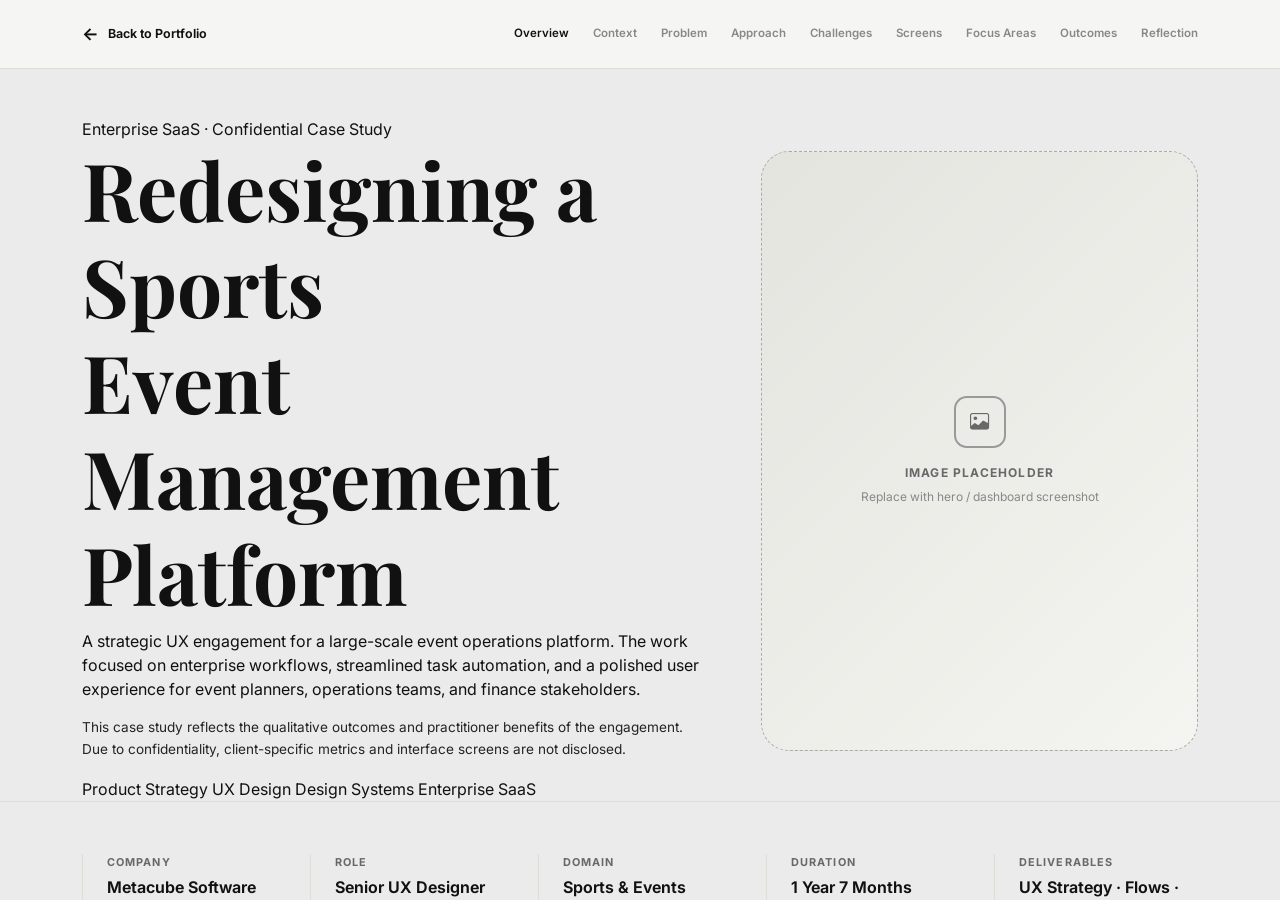
<file: case-study.html>
<!DOCTYPE html>
<html lang="en">
<head>
  <meta charset="UTF-8" />
  <meta name="viewport" content="width=device-width, initial-scale=1.0" />
  <title>Sports Event Management Platform — Case Study</title>
  <meta
    name="description"
    content="A UX case study on redesigning an enterprise sports event management platform for better operations and adoption."
  />
  <link href="https://fonts.googleapis.com/css2?family=Inter:wght@300;400;500;600;700&display=swap" rel="stylesheet">
  <link href="https://cdn.jsdelivr.net/npm/bootstrap@5.3.8/dist/css/bootstrap.min.css" rel="stylesheet" integrity="sha384-sRIl4kxILFvY47J16cr9ZwB07vP4J8+LH7qKQnuqkuIAvNWLzeN8tE5YBujZqJLB" crossorigin="anonymous">
  <link rel="stylesheet" href="https://cdn.jsdelivr.net/npm/bootstrap-icons@1.13.1/font/bootstrap-icons.min.css">
  <link rel="stylesheet" href="assets/style.css">
</head>

<body class="pt-0">
  <main class="cs-page">

  <!-- =====================================================
       CASE STUDY NAVIGATION
       ===================================================== -->
  <header class="cs-nav">
    <div class="container">
      <div class="cs-nav-inner">

        <a href="index.html" class="cs-nav-back">
          <span class="cs-nav-arrow" aria-hidden="true">←</span>
          <span>Back to Portfolio</span>
        </a>

        <nav class="cs-nav-links" aria-label="Case study navigation">
          <a href="#cs-overview" class="cs-nav-link cs-nav-active">Overview</a>
          <a href="#cs-context" class="cs-nav-link">Context</a>
          <a href="#cs-challenge" class="cs-nav-link">Problem</a>
          <a href="#cs-role" class="cs-nav-link">Approach</a>
          <a href="#cs-process" class="cs-nav-link">Challenges</a>
          <a href="#cs-experience" class="cs-nav-link">Screens</a>
          <a href="#cs-focus" class="cs-nav-link">Focus Areas</a>
          <a href="#cs-outcome" class="cs-nav-link">Outcomes</a>
          <a href="#cs-reflection" class="cs-nav-link">Reflection</a>
        </nav>

      </div>
    </div>
  </header>


  <!-- =====================================================
       HERO
       ===================================================== -->
  <section id="cs-overview" class="cs-hero">
    <div class="container">

      <div class="row align-items-center g-5 mt-0">

        <div class="col-lg-7">

          <div class="cs-hero-content cs-reveal">

            <div class="cs-eyebrow">
              Enterprise SaaS · Confidential Case Study
            </div>

            <h1 class="cs-title">
              Redesigning a Sports<br>
              Event Management Platform
            </h1>

            <p class="cs-lead">
              A strategic UX engagement for a large-scale event
              operations platform. The work focused on enterprise
              workflows, streamlined task automation, and a
              polished user experience for event planners,
              operations teams, and finance stakeholders.
            </p>

            <p class="cs-hero-note">
              This case study reflects the qualitative outcomes
              and practitioner benefits of the engagement. Due to
              confidentiality, client-specific metrics and
              interface screens are not disclosed.
            </p>

            <div class="cs-hero-meta">
              <span class="cs-tag">Product Strategy</span>
              <span class="cs-tag">UX Design</span>
              <span class="cs-tag">Design Systems</span>
              <span class="cs-tag">Enterprise SaaS</span>
            </div>

          </div>

        </div>


        <div class="col-lg-5">

          <!-- Replace with strongest platform screenshot -->

          <figure class="cs-image cs-hero-image cs-reveal cs-delay-2">
            <div class="cs-image-content">
              <div class="cs-image-icon"><i class="bi bi-image"></i></div>
              <div class="cs-image-title">Image Placeholder</div>
              <div class="cs-image-note">Replace with hero / dashboard screenshot</div>
            </div>
          </figure>

        </div>

      </div>

    </div>
  </section>


  <!-- =====================================================
       PROJECT SNAPSHOT
       ===================================================== -->
  <section class="cs-facts">
    <div class="container">

      <div class="row g-4">

        <div class="col-6 col-lg">
          <div class="cs-fact">
            <div class="cs-fact-label">Company</div>
            <div class="cs-fact-value">Metacube Software Pvt. Ltd.</div>
          </div>
        </div>

        <div class="col-6 col-lg">
          <div class="cs-fact">
            <div class="cs-fact-label">Role</div>
            <div class="cs-fact-value">Senior UX Designer</div>
          </div>
        </div>

        <div class="col-6 col-lg">
          <div class="cs-fact">
            <div class="cs-fact-label">Domain</div>
            <div class="cs-fact-value">Sports &amp; Events Operations</div>
          </div>
        </div>

        <div class="col-6 col-lg">
          <div class="cs-fact">
            <div class="cs-fact-label">Duration</div>
            <div class="cs-fact-value">1 Year 7 Months</div>
          </div>
        </div>

        <div class="col-12 col-lg">
          <div class="cs-fact">
            <div class="cs-fact-label">Deliverables</div>
            <div class="cs-fact-value">
              UX Strategy · Flows · Prototypes · Design System
            </div>
          </div>
        </div>

      </div>

    </div>
  </section>


  <!-- =====================================================
       CONTEXT / OVERVIEW
       ===================================================== -->
  <section class="cs-section" id="cs-context">

    <div class="container">

      <div class="row g-5">

        <div class="col-lg-5">

          <div class="cs-reveal">

            <div class="cs-eyebrow">
              01 / Context
            </div>

            <h2 class="cs-section-title">
              Building a scalable
              platform for sports
              organizations.
            </h2>

          </div>

        </div>


        <div class="col-lg-7">

          <div class="cs-copy cs-reveal cs-delay-1">

            <p>
              This project involved designing an enterprise web
              application that enables sports organizations to
              efficiently manage tournaments, venues, teams,
              registrations, officials, finances, and
              administrative operations from a centralized
              platform.
            </p>

            <p>
              The primary goal was to simplify complex
              operational workflows while creating a scalable
              design system that supports multiple user roles
              and growing business needs.
            </p>

          </div>


          <div class="row g-3 mt-3">

            <div class="col-md-4">
              <div class="cs-role-card">
                <span>01</span>
                <h3>Role</h3>
                <p>Senior UX Designer</p>
              </div>
            </div>

            <div class="col-md-4">
              <div class="cs-role-card">
                <span>02</span>
                <h3>Process</h3>
                <p>
                  Research, workshops, UX design, design system
                  creation &amp; maintenance
                </p>
              </div>
            </div>

            <div class="col-md-4">
              <div class="cs-role-card">
                <span>03</span>
                <h3>Users</h3>
                <p>
                  Business directors, event planners, venue
                  managers, operations analysts
                </p>
              </div>
            </div>

          </div>

        </div>

      </div>

    </div>

  </section>


  <!-- =====================================================
       PROBLEM TO SOLVE
       ===================================================== -->
  <section class="cs-section" id="cs-challenge">

    <div class="container">

      <div class="cs-reveal">

        <div class="cs-eyebrow">
          02 / Problem
        </div>

        <h2 class="cs-section-title">
          Disconnected tools,
          growing operational
          complexity.
        </h2>

        <p class="cs-lead mt-3">
          Sports organizations often relied on disconnected
          tools and manual processes to coordinate tournaments,
          registrations, scheduling, and operations. As the
          platform expanded, the challenge was to unify these
          workflows into an intuitive enterprise experience
          that could scale.
        </p>

      </div>


      <div class="row g-4 mt-3">

        <div class="col-lg-4">

          <article class="cs-challenge cs-reveal">

            <div class="cs-number">01</div>

            <h3>
              Scale &amp; coordination
            </h3>

            <p>
              Administrators managed hundreds of concurrent
              events while coordinating venues and schedules
              across the organization.
            </p>

          </article>

        </div>


        <div class="col-lg-4">

          <article class="cs-challenge cs-reveal cs-delay-1">

            <div class="cs-number">02</div>

            <h3>
              Data &amp; registrations
            </h3>

            <p>
              Large volumes of registrations needed to be
              processed while managing data consistently across
              multiple user roles.
            </p>

          </article>

        </div>


        <div class="col-lg-4">

          <article class="cs-challenge cs-reveal cs-delay-2">

            <div class="cs-number">03</div>

            <h3>
              Complex &amp; inconsistent workflows
            </h3>

            <p>
              Navigating complex administrative workflows was
              made harder by inconsistent interfaces across the
              platform.
            </p>

          </article>

        </div>

      </div>

    </div>

  </section>


  <!-- =====================================================
       APPROACH
       ===================================================== -->
  <section class="cs-section" id="cs-role">

    <div class="container">

      <div class="row g-5">

        <div class="col-lg-4">

          <div class="cs-reveal">

            <div class="cs-eyebrow">
              03 / Approach
            </div>

            <h2 class="cs-section-title">
              Discovery,
              design, scale.
            </h2>

          </div>

        </div>


        <div class="col-lg-8">

          <div class="cs-role-intro cs-reveal">

            <p>
              I led the UX strategy for the platform, moving from
              stakeholder discovery through to a scalable design
              system that could support continued product growth.
            </p>

          </div>


          <div class="row g-3 mt-3">

            <div class="col-md-4">

              <div class="cs-role-card">

                <span>01</span>

                <h3>
                  Discovery
                </h3>

                <p>
                  Led stakeholder interviews, mapped key workflow
                  dependencies, and reviewed existing platform
                  analytics to identify the highest-impact user
                  journeys.
                </p>

              </div>

            </div>


            <div class="col-md-4">

              <div class="cs-role-card">

                <span>02</span>

                <h3>
                  Design
                </h3>

                <p>
                  Created task-based navigation, simplified event
                  creation flows, and designed modular dashboard
                  experiences for operational clarity.
                </p>

              </div>

            </div>


            <div class="col-md-4">

              <div class="cs-role-card">

                <span>03</span>

                <h3>
                  Scale
                </h3>

                <p>
                  Built reusable UI components and patterns that
                  supported future product expansion while
                  ensuring accessibility and performance.
                </p>

              </div>

            </div>

          </div>

        </div>

      </div>

    </div>

  </section>


  <!-- =====================================================
       DESIGN CHALLENGES
       ===================================================== -->
  <section class="cs-section" id="cs-process">

    <div class="container">

      <div class="row g-5">

        <div class="col-lg-4">

          <div class="cs-reveal">

            <div class="cs-eyebrow">
              04 / Design Challenges
            </div>

            <h2 class="cs-section-title">
              The biggest part
              of this engagement.
            </h2>

          </div>

        </div>


        <div class="col-lg-8">

          <div class="cs-reveal">

            <div class="accordion" id="designChallengesAccordion">

              <!-- Challenge 1 -->
              <div class="accordion-item">
                <h2 class="accordion-header" id="headingOne">
                  <button class="accordion-button collapsed" type="button" data-bs-toggle="collapse" data-bs-target="#collapseOne" aria-expanded="false" aria-controls="collapseOne">
                    Challenge 1 — Event Scheduling
                  </button>
                </h2>
                <div id="collapseOne" class="accordion-collapse collapse" aria-labelledby="headingOne" data-bs-parent="#designChallengesAccordion">
                  <div class="accordion-body">
                    <h5>Event Scheduling</h5>
                    <p>Managing multiple tournaments across different venues created scheduling conflicts and operational complexity.</p>
                    <h6>Design Decision</h6>
                    <ul>
                      <li>Designed a calendar-driven scheduling experience that prevented venue conflicts</li>
                      <li>Improved schedule visibility</li>
                      <li>Supported multiple event types</li>
                      <li>Simplified editing and rescheduling</li>
                    </ul>
                    <p><strong>Impact</strong> — Reduced scheduling complexity and improved planning efficiency.</p>
                  </div>
                </div>
              </div>

              <!-- Challenge 2 -->
              <div class="accordion-item">
                <h2 class="accordion-header" id="headingTwo">
                  <button class="accordion-button collapsed" type="button" data-bs-toggle="collapse" data-bs-target="#collapseTwo" aria-expanded="false" aria-controls="collapseTwo">
                    Challenge 2 — Event Management
                  </button>
                </h2>
                <div id="collapseTwo" class="accordion-collapse collapse" aria-labelledby="headingTwo" data-bs-parent="#designChallengesAccordion">
                  <div class="accordion-body">
                    <h5>Event Management</h5>
                    <p>Event creation involved numerous configuration options that overwhelmed users.</p>
                    <h6>Design Decision</h6>
                    <ul>
                      <li>Introduced a step-by-step workflow</li>
                      <li>Logical grouping</li>
                      <li>Progressive disclosure</li>
                      <li>Contextual help</li>
                      <li>Reusable templates</li>
                    </ul>
                    <p><strong>Result</strong> — Made event setup faster while reducing cognitive load.</p>
                  </div>
                </div>
              </div>

              <!-- Challenge 3 -->
              <div class="accordion-item">
                <h2 class="accordion-header" id="headingThree">
                  <button class="accordion-button collapsed" type="button" data-bs-toggle="collapse" data-bs-target="#collapseThree" aria-expanded="false" aria-controls="collapseThree">
                    Challenge 3 — Complex Enterprise Tables
                  </button>
                </h2>
                <div id="collapseThree" class="accordion-collapse collapse" aria-labelledby="headingThree" data-bs-parent="#designChallengesAccordion">
                  <div class="accordion-body">
                    <h5>Complex Enterprise Tables</h5>
                    <p>Administrators spent most of their time managing large datasets.</p>
                    <h6>Design Decision</h6>
                    <ul>
                      <li>Configurable columns</li>
                      <li>Saved views</li>
                      <li>Bulk actions</li>
                      <li>Sticky headers</li>
                      <li>Pagination, sorting, search, export</li>
                      <li>Row actions</li>
                    </ul>
                    <p><strong>Why it matters</strong> — Power users could personalize their workspace without sacrificing consistency.</p>
                  </div>
                </div>
              </div>

              <!-- Challenge 4 -->
              <div class="accordion-item">
                <h2 class="accordion-header" id="headingFour">
                  <button class="accordion-button collapsed" type="button" data-bs-toggle="collapse" data-bs-target="#collapseFour" aria-expanded="false" aria-controls="collapseFour">
                    Challenge 4 — Advanced Filtering
                  </button>
                </h2>
                <div id="collapseFour" class="accordion-collapse collapse" aria-labelledby="headingFour" data-bs-parent="#designChallengesAccordion">
                  <div class="accordion-body">
                    <h5>Advanced Filtering</h5>
                    <p>Large datasets made finding information difficult.</p>
                    <h6>Design Decision</h6>
                    <ul>
                      <li>Created an advanced filtering system supporting date ranges, event type, organization, venue, team, status</li>
                      <li>Saved filters and filter chips</li>
                    </ul>
                    <p>This significantly improved discoverability for administrators.</p>
                  </div>
                </div>
              </div>

              <!-- Challenge 5 -->
              <div class="accordion-item">
                <h2 class="accordion-header" id="headingFive">
                  <button class="accordion-button collapsed" type="button" data-bs-toggle="collapse" data-bs-target="#collapseFive" aria-expanded="false" aria-controls="collapseFive">
                    Challenge 5 — Venue Management
                  </button>
                </h2>
                <div id="collapseFive" class="accordion-collapse collapse" aria-labelledby="headingFive" data-bs-parent="#designChallengesAccordion">
                  <div class="accordion-body">
                    <h5>Venue Management</h5>
                    <p>Venue information included availability, facilities, capacity, scheduling, and location.</p>
                    <h6>Design Decision</h6>
                    <p>Designed a simplified venue management workflow that reduced unnecessary inputs while exposing advanced options only when needed.</p>
                  </div>
                </div>
              </div>

              <!-- Challenge 6 -->
              <div class="accordion-item">
                <h2 class="accordion-header" id="headingSix">
                  <button class="accordion-button collapsed" type="button" data-bs-toggle="collapse" data-bs-target="#collapseSix" aria-expanded="false" aria-controls="collapseSix">
                    Challenge 6 — Registration &amp; Approval Flow
                  </button>
                </h2>
                <div id="collapseSix" class="accordion-collapse collapse" aria-labelledby="headingSix" data-bs-parent="#designChallengesAccordion">
                  <div class="accordion-body">
                    <h5>Registration &amp; Approval Flow</h5>
                    <p>Registration involved multiple review and approval steps.</p>
                    <h6>Design Decision</h6>
                    <ul>
                      <li>Designed a transparent approval workflow using status indicators, timeline, validation messages, review actions, and clear system feedback</li>
                    </ul>
                    <p>This reduced uncertainty for administrators.</p>
                  </div>
                </div>
              </div>

              <!-- Challenge 7 -->
              <div class="accordion-item">
                <h2 class="accordion-header" id="headingSeven">
                  <button class="accordion-button collapsed" type="button" data-bs-toggle="collapse" data-bs-target="#collapseSeven" aria-expanded="false" aria-controls="collapseSeven">
                    Challenge 7 — Enterprise Navigation
                  </button>
                </h2>
                <div id="collapseSeven" class="accordion-collapse collapse" aria-labelledby="headingSeven" data-bs-parent="#designChallengesAccordion">
                  <div class="accordion-body">
                    <h5>Enterprise Navigation</h5>
                    <p>As more modules were introduced, navigation became increasingly complex.</p>
                    <h6>Design Decision</h6>
                    <p>Created a scalable navigation system that grouped related modules, improved discoverability, and reduced context switching for administrators.</p>
                  </div>
                </div>
              </div>

              <!-- Challenge 8 -->
              <div class="accordion-item">
                <h2 class="accordion-header" id="headingEight">
                  <button class="accordion-button collapsed" type="button" data-bs-toggle="collapse" data-bs-target="#collapseEight" aria-expanded="false" aria-controls="collapseEight">
                    Challenge 8 — Design System
                  </button>
                </h2>
                <div id="collapseEight" class="accordion-collapse collapse" aria-labelledby="headingEight" data-bs-parent="#designChallengesAccordion">
                  <div class="accordion-body">
                    <h5>Design System</h5>
                    <p>To support rapid product growth, I developed reusable UI components and standardized interaction patterns.</p>
                    <p>The system included:</p>
                    <ul>
                      <li>Typography</li>
                      <li>Color Tokens</li>
                      <li>Buttons</li>
                      <li>Forms</li>
                      <li>Tables</li>
                      <li>Dialogs</li>
                      <li>Navigation</li>
                      <li>Icons</li>
                      <li>Cards</li>
                      <li>Spacing</li>
                      <li>Grid</li>
                      <li>Accessibility Guidelines</li>
                    </ul>
                    <p>This improved consistency and accelerated collaboration between design and development.</p>
                  </div>
                </div>
              </div>

            </div>

          </div>

        </div>

      </div>

    </div>

  </section>


  <!-- =====================================================
       PLATFORM SCREENS
       ===================================================== -->
  <section class="cs-section" id="cs-experience">

    <div class="container">

      <div class="cs-reveal">

        <div class="cs-eyebrow">
          Platform Screens
        </div>

        <h2 class="cs-section-title">
          A look at the
          platform experience.
        </h2>

        <p class="cs-lead mt-3">
          These screens represent key moments in the platform
          experience. Replace the placeholders below with the
          latest product screenshots.
        </p>

      </div>


      <!-- SCREEN 01 -->

      <div class="row align-items-center g-5 cs-screen-row">

        <div class="col-lg-6">

          <figure class="cs-image cs-screen-image cs-reveal">
            <div class="cs-image-content">
              <div class="cs-image-icon"><i class="bi bi-grid-1x2"></i></div>
              <div class="cs-image-title">Image Placeholder</div>
              <div class="cs-image-note">Replace with dashboard screenshot</div>
            </div>
          </figure>

        </div>


        <div class="col-lg-5 offset-lg-1">

          <div class="cs-screen-copy cs-reveal">

            <div class="cs-screen-index">
              01
            </div>

            <h3>
              Operations Dashboard
            </h3>

            <p>
              The dashboard gives event planners and operations
              leads an at-a-glance view of tournaments, venues,
              and tasks across the platform.
            </p>

          </div>

        </div>

      </div>


      <!-- SCREEN 02 -->

      <div class="row align-items-center g-5 cs-screen-row">

        <div class="col-lg-6 order-lg-2">

          <figure class="cs-image cs-screen-image cs-reveal">
            <div class="cs-image-content">
              <div class="cs-image-icon"><i class="bi bi-calendar-week"></i></div>
              <div class="cs-image-title">Image Placeholder</div>
              <div class="cs-image-note">Replace with scheduling screenshot</div>
            </div>
          </figure>

        </div>


        <div class="col-lg-5 offset-lg-1 order-lg-1">

          <div class="cs-screen-copy cs-reveal">

            <div class="cs-screen-index">
              02
            </div>

            <h3>
              Event Scheduling
            </h3>

            <p>
              A calendar-driven scheduling experience helps
              administrators coordinate venues and avoid
              conflicts across multiple concurrent events.
            </p>

          </div>

        </div>

      </div>


      <!-- SCREEN 03 -->

      <div class="row align-items-center g-5 cs-screen-row">

        <div class="col-lg-6">

          <figure class="cs-image cs-screen-image cs-reveal">
            <div class="cs-image-content">
              <div class="cs-image-icon"><i class="bi bi-list-check"></i></div>
              <div class="cs-image-title">Image Placeholder</div>
              <div class="cs-image-note">Replace with event creation screenshot</div>
            </div>
          </figure>

        </div>


        <div class="col-lg-5 offset-lg-1">

          <div class="cs-screen-copy cs-reveal">

            <div class="cs-screen-index">
              03
            </div>

            <h3>
              Event Creation Flow
            </h3>

            <p>
              A step-by-step workflow with logical grouping,
              progressive disclosure, and reusable templates
              simplifies setting up a new event.
            </p>

          </div>

        </div>

      </div>


      <!-- SCREEN 04 -->

      <div class="row align-items-center g-5 cs-screen-row">

        <div class="col-lg-6 order-lg-2">

          <figure class="cs-image cs-screen-image cs-reveal">
            <div class="cs-image-content">
              <div class="cs-image-icon"><i class="bi bi-table"></i></div>
              <div class="cs-image-title">Image Placeholder</div>
              <div class="cs-image-note">Replace with enterprise table screenshot</div>
            </div>
          </figure>

        </div>


        <div class="col-lg-5 offset-lg-1 order-lg-1">

          <div class="cs-screen-copy cs-reveal">

            <div class="cs-screen-index">
              04
            </div>

            <h3>
              Enterprise Tables &amp; Filtering
            </h3>

            <p>
              Configurable columns, saved views, bulk actions,
              and advanced filtering let power users personalize
              their workspace without sacrificing consistency.
            </p>

          </div>

        </div>

      </div>


      <!-- SCREEN 05 -->

      <div class="row align-items-center g-5 cs-screen-row">

        <div class="col-lg-6">

          <figure class="cs-image cs-screen-image cs-reveal">
            <div class="cs-image-content">
              <div class="cs-image-icon"><i class="bi bi-clipboard-check"></i></div>
              <div class="cs-image-title">Image Placeholder</div>
              <div class="cs-image-note">Replace with registration &amp; approval screenshot</div>
            </div>
          </figure>

        </div>


        <div class="col-lg-5 offset-lg-1">

          <div class="cs-screen-copy cs-reveal">

            <div class="cs-screen-index">
              05
            </div>

            <h3>
              Registration &amp; Approval
            </h3>

            <p>
              A transparent approval workflow uses status
              indicators, timelines, and validation messages to
              reduce uncertainty for administrators.
            </p>

          </div>

        </div>

      </div>

    </div>

  </section>


  <!-- =====================================================
       DESIGN FOCUS AREAS
       ===================================================== -->
  <section class="cs-section cs-dark" id="cs-focus">

    <div class="container">

      <div class="cs-reveal">

        <div class="cs-eyebrow">
          Design Focus Areas
        </div>

        <h2 class="cs-section-title">
          Clarity, consistency
          and reduced cognitive load.
        </h2>

        <p class="cs-lead mt-3">
          For a SaaS product of this scale, the focus was on
          clarity, consistency, and reducing cognitive load —
          prioritizing task-based navigation, progressive
          disclosure, and a single source of truth for event
          state across the platform.
        </p>

      </div>


      <div class="row g-4 mt-3">

        <div class="col-lg-4">

          <article class="cs-principle cs-reveal">

            <div class="cs-principle-number">
              01
            </div>

            <h3>
              Task-based navigation
            </h3>

            <p>
              Streamlined multi-step event setup and
              reinforced scalable component patterns for
              future releases.
            </p>

          </article>

        </div>


        <div class="col-lg-4">

          <article class="cs-principle cs-reveal cs-delay-1">

            <div class="cs-principle-number">
              02
            </div>

            <h3>
              Progressive disclosure
            </h3>

            <p>
              Actionable dashboard insights for operations
              teams, with advanced options surfaced only
              when needed.
            </p>

          </article>

        </div>


        <div class="col-lg-4">

          <article class="cs-principle cs-reveal cs-delay-2">

            <div class="cs-principle-number">
              03
            </div>

            <h3>
              Single source of truth
            </h3>

            <p>
              Unified administration and finance workflows
              around a consistent view of event state.
            </p>

          </article>

        </div>

      </div>

    </div>

  </section>


  <!-- =====================================================
       OUTCOMES
       ===================================================== -->
  <section class="cs-section cs-outcome" id="cs-outcome">

    <div class="container">

      <div class="cs-reveal">

        <div class="cs-eyebrow">
          05 / Outcomes
        </div>

        <h2 class="cs-section-title">
          From disconnected tools
          to a unified platform.
        </h2>

        <p class="cs-lead mt-3">
          Qualitative outcomes from the engagement — high-level
          improvements and practitioner benefits, without
          disclosing client-specific metrics.
        </p>

      </div>


      <div class="row g-4 mt-4">

        <div class="col-md-6">

          <div class="cs-today-card cs-reveal">

            <span>01</span>

            <h3>
              Improved operational efficiency
            </h3>

            <p>
              Consolidated workflows and clearer task-focused
              interfaces reduced time-to-task and minimized
              manual coordination across teams.
            </p>

          </div>

        </div>


        <div class="col-md-6">

          <div class="cs-today-card cs-reveal cs-delay-1">

            <span>02</span>

            <h3>
              Stronger adoption &amp; confidence
            </h3>

            <p>
              A refined information hierarchy and contextual
              help increased usability and confidence for
              administrators and event staff.
            </p>

          </div>

        </div>


        <div class="col-md-6">

          <div class="cs-today-card cs-reveal cs-delay-2">

            <span>03</span>

            <h3>
              Scalable design foundation
            </h3>

            <p>
              Reusable components and standardized patterns
              made future feature additions faster and more
              consistent across modules.
            </p>

          </div>

        </div>


        <div class="col-md-6">

          <div class="cs-today-card cs-reveal cs-delay-2">

            <span>04</span>

            <h3>
              Reduced cognitive load
            </h3>

            <p>
              Progressive disclosure, templates, and clearer
              flows lowered complexity for new and power
              users alike.
            </p>

          </div>

        </div>

      </div>


      <div class="cs-outcome-note cs-reveal">

        <strong>
          Confidential details:
        </strong>

        <span>
          The project remained private throughout the
          engagement. The design treats customer data, event
          planning, and compliance workflows with
          enterprise-grade reliability while preserving a
          streamlined user experience.
        </span>

      </div>

    </div>

  </section>


  <!-- =====================================================
       REFLECTION
       ===================================================== -->
  <section class="cs-section" id="cs-reflection">

    <div class="container">

      <div class="row g-5">

        <div class="col-lg-4">

          <div class="cs-reveal">

            <div class="cs-eyebrow">
              06 / Reflection
            </div>

            <h2 class="cs-section-title">
              Looking back
              at the work.
            </h2>

          </div>

        </div>


        <div class="col-lg-8">

          <div class="cs-reflection cs-reveal">

            <h3>
              Systems thinking for a growing enterprise product.
            </h3>

            <p>
              Over 1 year and 7 months as Senior UX Designer, this
              engagement moved from stakeholder discovery through
              to a full design system, spanning research,
              workshops, UX design, and ongoing design system
              maintenance.
            </p>

            <p>
              The Design Challenges section was intentionally the
              largest part of the case study — scheduling,
              event management, enterprise tables, filtering,
              venue management, registration and approval flows,
              enterprise navigation, and the design system itself
              each required a distinct, considered decision.
            </p>

            <p>
              Because the engagement remained confidential
              throughout, this case study focuses on the
              qualitative outcomes and practitioner benefits of
              the work rather than client-specific metrics or
              interface screens.
            </p>

            <p>
              Ready to translate complex enterprise requirements
              into systems that feel simple — that is the core
              takeaway I carry forward from this project.
            </p>

          </div>

        </div>

      </div>

    </div>

  </section>


  <!-- =====================================================
       FOOTER
       ===================================================== -->
  <footer class="cs-footer">

    <div class="container">

      <div class="cs-reveal">

        <div class="cs-eyebrow">
          Sports Event Management · Enterprise SaaS
        </div>

        <h2 class="cs-footer-title">
          Want to see more?
        </h2>

        <p class="cs-lead">
          Let's discuss how your next SaaS product can benefit
          from a stronger UX foundation.
        </p>

        <a href="index.html" class="cs-footer-link">
          Back to portfolio ↑
        </a>

      </div>


      <div class="cs-copyright">
        UX Case Study · Sports Event Management Platform
      </div>

    </div>

  </footer>

</main>


<script>
document.addEventListener("DOMContentLoaded", function () {

  /* Scroll reveal */

  const revealElements =
    document.querySelectorAll(".cs-reveal");

  if ("IntersectionObserver" in window) {

    const revealObserver =
      new IntersectionObserver(
        function (entries, observer) {

          entries.forEach(function (entry) {

            if (entry.isIntersecting) {

              entry.target.classList.add("cs-visible");

              observer.unobserve(entry.target);

            }

          });

        },
        {
          threshold: 0.12,
          rootMargin: "0px 0px -40px 0px"
        }
      );

    revealElements.forEach(function (element) {
      revealObserver.observe(element);
    });

  } else {

    revealElements.forEach(function (element) {
      element.classList.add("cs-visible");
    });

  }


  /* Active case-study navigation */

  const sections =
    document.querySelectorAll(
      ".cs-page section[id]"
    );

  const navLinks =
    document.querySelectorAll(
      ".cs-nav-link"
    );

  if ("IntersectionObserver" in window) {

    const navObserver =
      new IntersectionObserver(
        function (entries) {

          entries.forEach(function (entry) {

            if (!entry.isIntersecting) {
              return;
            }

            const currentId =
              entry.target.getAttribute("id");

            navLinks.forEach(function (link) {

              link.classList.remove("cs-nav-active");

              if (
                link.getAttribute("href") ===
                "#" + currentId
              ) {
                link.classList.add("cs-nav-active");
              }

            });

          });

        },
        {
          rootMargin: "-35% 0px -55% 0px"
        }
      );

    sections.forEach(function (section) {
      navObserver.observe(section);
    });

  }

});
</script>


<script src="https://cdn.jsdelivr.net/npm/@popperjs/core@2.11.8/dist/umd/popper.min.js" integrity="sha384-I7E8VVD/ismYTF4hNIPjVp/Zjvgyol6VFvRkX/vR+Vc4jQkC+hVqc2pM8ODewa9r" crossorigin="anonymous"></script>
<script src="https://cdn.jsdelivr.net/npm/bootstrap@5.3.8/dist/js/bootstrap.min.js" integrity="sha384-G/EV+4j2dNv+tEPo3++6LCgdCROaejBqfUeNjuKAiuXbjrxilcCdDz6ZAVfHWe1Y" crossorigin="anonymous"></script>
<script src="https://cdn.jsdelivr.net/npm/bootstrap@5.3.8/dist/js/bootstrap.bundle.min.js" integrity="sha384-ENjdO4Dr2bkBIFxQpeoTz1HIcje39Wm4jDKdf19U8gI4ddQ3GYNS7NTKfAdVQSZe" crossorigin="anonymous"></script>
<script src="assets/js/custom.js"></script>

</body>
</html>
</file>
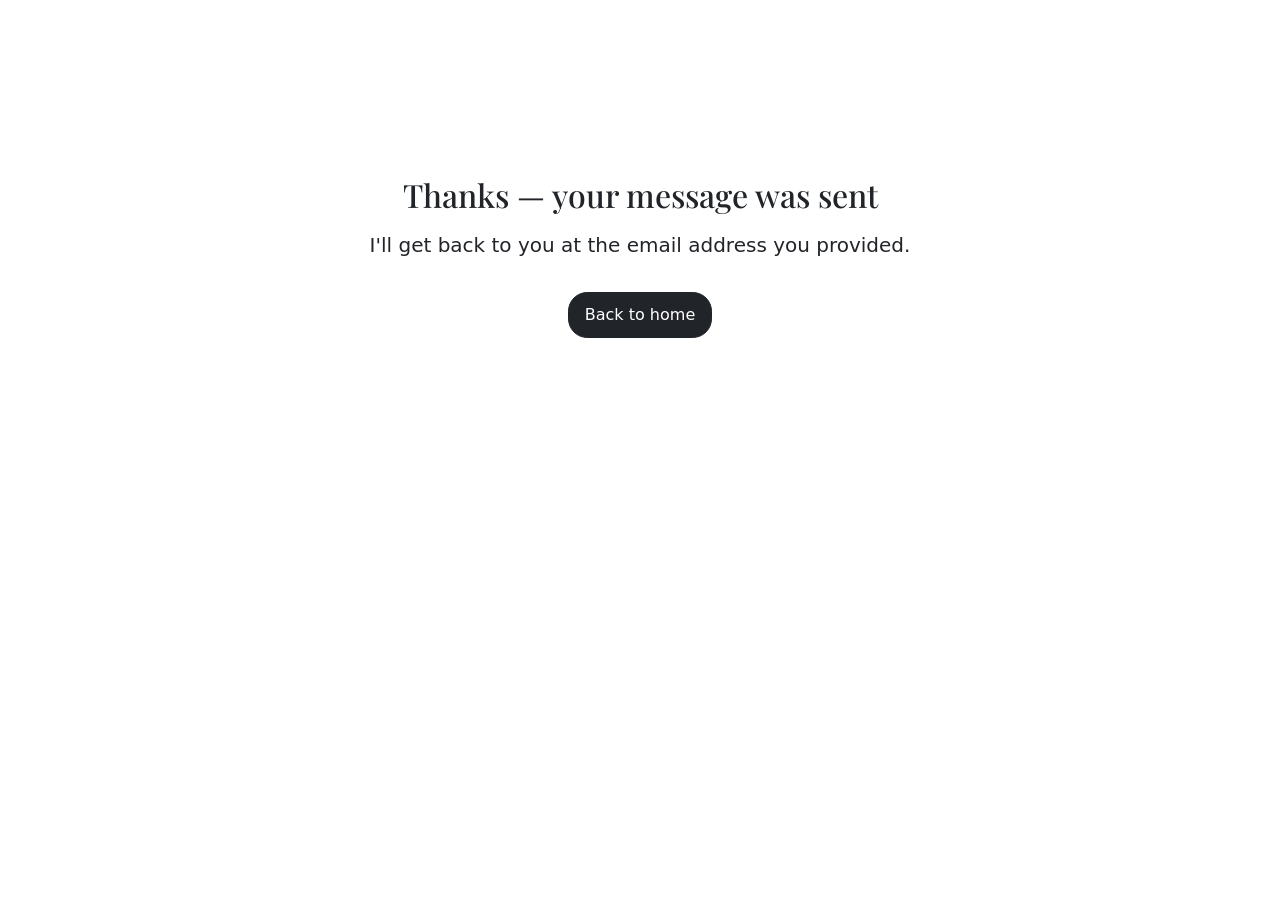
<file: contact-thanks.html>
<!DOCTYPE html>
<html lang="en">
<head>
  <meta charset="utf-8" />
  <meta name="viewport" content="width=device-width,initial-scale=1" />
  <title>Thanks — Message sent</title>
  <link rel="stylesheet" href="assets/style.css">
  <link href="https://cdn.jsdelivr.net/npm/bootstrap@5.3.8/dist/css/bootstrap.min.css" rel="stylesheet">
</head>
<body>
  <main class="py-5">
    <div class="container pt-5">
      <div class="row">
        <div class="col-lg-8 mx-auto text-center">
          <h1 class="section-title">Thanks — your message was sent</h1>
          <p class="lead">I'll get back to you at the email address you provided.</p>
          <a href="index.html" class="btn btn-dark mt-3">Back to home</a>
        </div>
      </div>
    </div>
  </main>
</body>
</html>
</file>
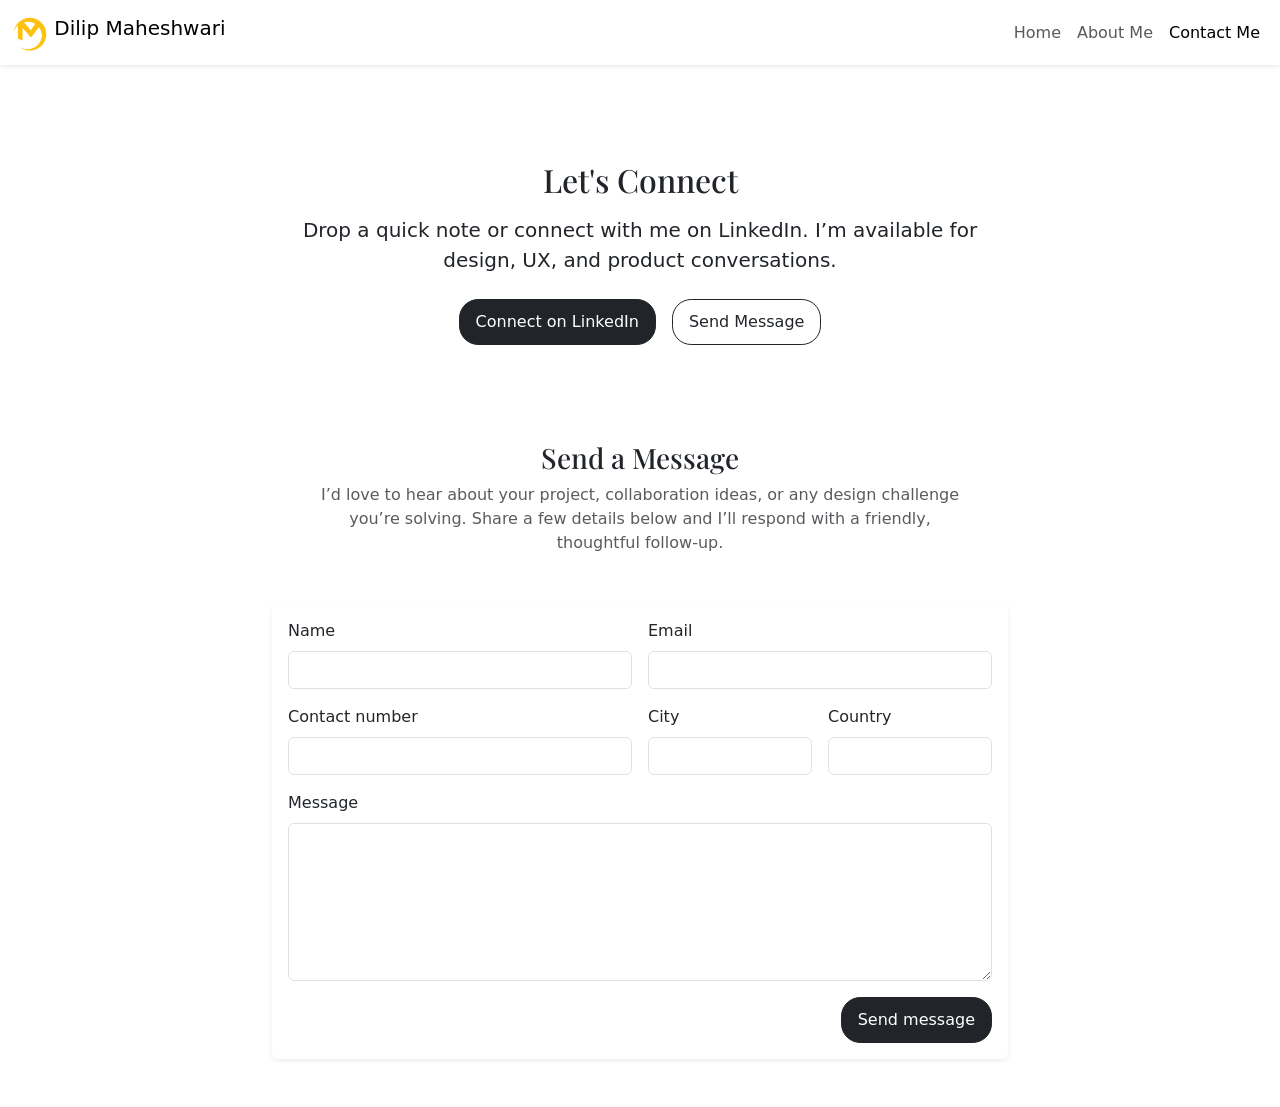
<file: contact.html>
<!DOCTYPE html>
<html lang="en">
<head>
<meta charset="UTF-8">
<meta name="viewport" content="width=device-width, initial-scale=1.0">
<title>Contact | Dilip Maheshwari</title>
<link rel="stylesheet" href="assets/style.css">
<link href="https://fonts.googleapis.com/css2?family=Inter:wght@300;400;500;600;700&display=swap" rel="stylesheet">
<link href="https://cdn.jsdelivr.net/npm/bootstrap@5.3.8/dist/css/bootstrap.min.css" rel="stylesheet">
<link rel="stylesheet" href="https://cdn.jsdelivr.net/npm/bootstrap-icons@1.13.1/font/bootstrap-icons.min.css">
</head>
<body>
<header>
    <nav class="navbar navbar-expand-lg navbar-light bg-white fixed-top shadow-sm">
        <div class="container-fluid">
            <a class="navbar-brand" href="index.html">
                <img src="assets/images/myLogo.png" alt="Logo" height="36" class="d-inline-block align-text-top">
                Dilip Maheshwari
            </a>
            <button class="navbar-toggler" type="button" data-bs-toggle="collapse" data-bs-target="#navbarNavAltMarkup" aria-controls="navbarNavAltMarkup" aria-expanded="false" aria-label="Toggle navigation">
                <span class="navbar-toggler-icon"></span>
            </button>
            <div class="collapse navbar-collapse justify-content-end" id="navbarNavAltMarkup">
                <div class="navbar-nav">
                    <a class="nav-link" href="index.html">Home</a>
                    <a class="nav-link" href="about.html">About Me</a>
                    <a class="nav-link d-none" href="blog.html">Blog</a>
                    <a class="nav-link active" href="contact.html">Contact Me</a>
                </div>
            </div>
        </div>
    </nav>
</header>

<main class="py-5">
    <div class="container pt-5">
        <div class="row">
            <div class="col-lg-8 mx-auto">
                <div class="row">
                    <h1 class="section-title text-center">Let's Connect</h1>
                    <p class="lead text-center mb-4">Drop a quick note or connect with me on LinkedIn. I’m available for design, UX, and product conversations.</p>
                    <div class="d-flex justify-content-center gap-3 flex-wrap mb-5">
                        <a href="https://www.linkedin.com/in/dilip-maheshwari/" target="_blank" class="btn btn-dark">Connect on LinkedIn</a>
                        <a href="#contactForm" class="btn btn-outline-dark">Send Message</a>
                    </div>
                </div>
                <div class="mt-5">
                    <div class="text-center mb-5 mt-5">
                        <h2 class="h3">Send a Message</h2>
                        <p class="text-muted mx-auto" style="max-width:640px;">I’d love to hear about your project, collaboration ideas, or any design challenge you’re solving. Share a few details below and I’ll respond with a friendly, thoughtful follow-up.</p>
                    </div>
    
                    <div class="card border-0 shadow-sm">
                        <div class="card-body">
                            <form id="contactForm" class="contact-form" action="https://formsubmit.co/cd7afd8b4fcfe4dde5d5f18c6e71e619" method="POST" novalidate>
                                <!-- Using formsubmit.co to forward form submissions to dilip.uiux.designer@gmail.com -->
                                <input type="hidden" name="_subject" value="Portfolio contact">
                                <input type="hidden" name="_captcha" value="false">
                                <div class="row g-3">
                                    <div class="col-md-6">
                                        <label class="form-label">Name</label>
                                        <input type="text" name="name" class="form-control" required>
                                    </div>
                                    <div class="col-md-6">
                                        <label class="form-label">Email</label>
                                        <input type="email" name="email" class="form-control" required>
                                    </div>
                                    <div class="col-md-6">
                                        <label class="form-label">Contact number</label>
                                        <input type="tel" name="phone" class="form-control" required>
                                    </div>
                                    <div class="col-md-3">
                                        <label class="form-label">City</label>
                                        <input type="text" name="city" class="form-control">
                                    </div>
                                    <div class="col-md-3">
                                        <label class="form-label">Country</label>
                                        <input type="text" name="country" class="form-control">
                                    </div>
                                    <div class="col-12">
                                        <label class="form-label">Message</label>
                                        <textarea name="message" class="form-control" rows="6" required></textarea>
                                    </div>
                                    <div class="col-12 text-end">
                                        <button type="submit" class="btn btn-dark">Send message</button>
                                    </div>
                                </div>
                            </form>
                        </div>
                    </div>
                </div>
            </div>
        </div>
    </div>
</main>

<!-- Success modal -->
<div class="modal fade" id="contactSuccessModal" tabindex="-1" aria-hidden="true">
    <div class="modal-dialog modal-dialog-centered">
        <div class="modal-content">
            <div class="modal-header">
                <h5 class="modal-title">Message sent</h5>
                <button type="button" class="btn-close" data-bs-dismiss="modal" aria-label="Close"></button>
            </div>
            <div class="modal-body">
                <p>Thanks — your message has been sent. I'll get back to you soon.</p>
            </div>
            <div class="modal-footer">
                <button type="button" class="btn btn-secondary" data-bs-dismiss="modal">Close</button>
            </div>
        </div>
    </div>
</div>

<script src="https://cdn.jsdelivr.net/npm/bootstrap@5.3.8/dist/js/bootstrap.bundle.min.js"></script>
<script src="assets/js/custom.js"></script>
</body>
</html>
</file>
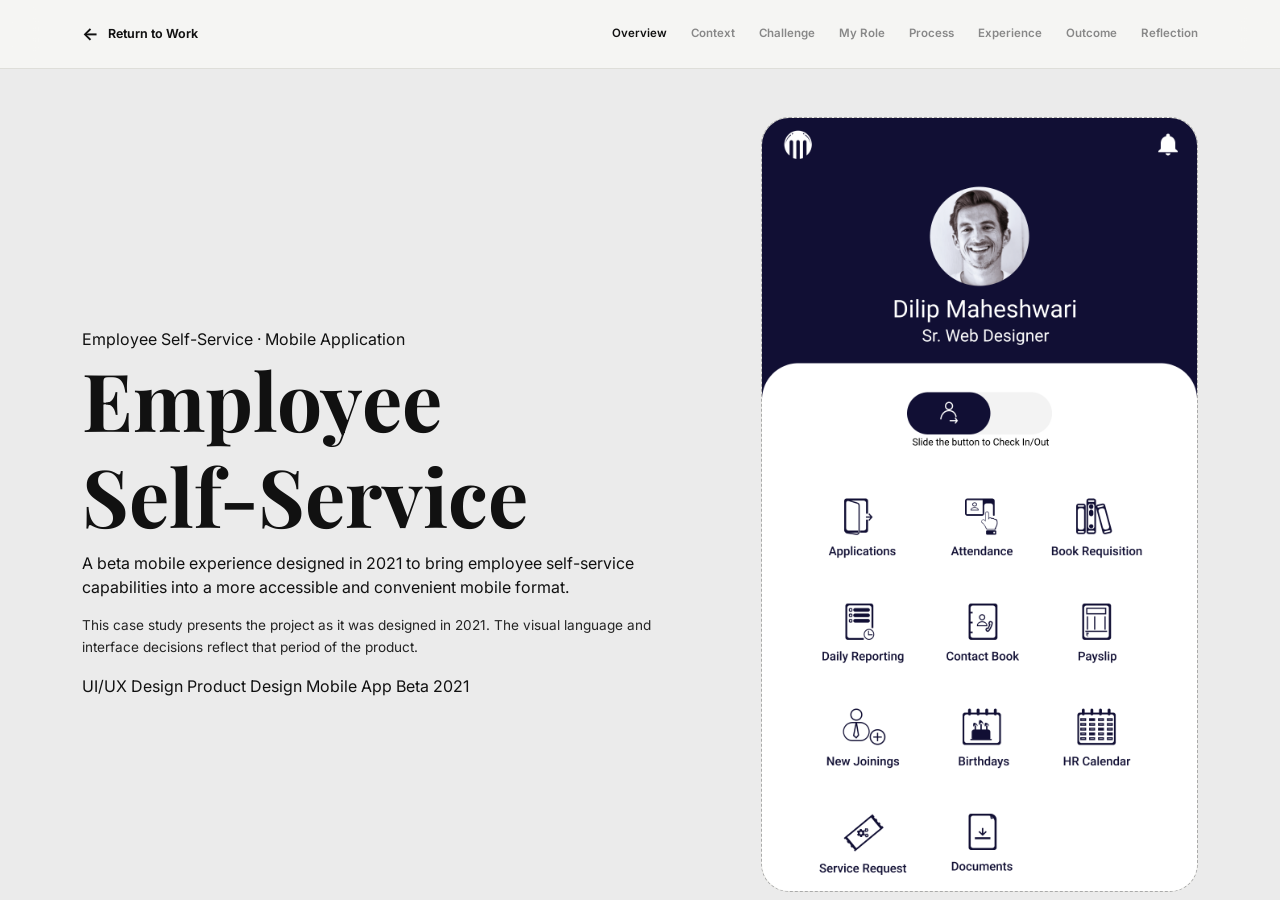
<file: employee-self-service.html>
<!DOCTYPE html>
<html lang="en">
<head>
  <meta charset="UTF-8" />
  <meta name="viewport" content="width=device-width, initial-scale=1.0" />
  <title>Employee Self-Service App — Case Study</title>
    <link rel="stylesheet" href="assets/style.css">
    <link href="https://fonts.googleapis.com/css2?family=Inter:wght@300;400;500;600;700&display=swap" rel="stylesheet">
    <link href="https://cdn.jsdelivr.net/npm/bootstrap@5.3.8/dist/css/bootstrap.min.css" rel="stylesheet">
    <link rel="stylesheet" href="https://cdn.jsdelivr.net/npm/bootstrap-icons@1.13.1/font/bootstrap-icons.min.css">
</head>
  <meta
    name="description"
    content="A product design case study of an Employee Self-Service mobile application designed in 2021."
  />
  <link href="https://fonts.googleapis.com/css2?family=Inter:wght@300;400;500;600;700&display=swap" rel="stylesheet">
<link href="https://cdn.jsdelivr.net/npm/bootstrap@5.3.8/dist/css/bootstrap.min.css" rel="stylesheet" integrity="sha384-sRIl4kxILFvY47J16cr9ZwB07vP4J8+LH7qKQnuqkuIAvNWLzeN8tE5YBujZqJLB" crossorigin="anonymous">
<link rel="stylesheet" href="https://cdn.jsdelivr.net/npm/bootstrap-icons@1.13.1/font/bootstrap-icons.min.css">
<link rel="stylesheet" href="assets/style.css">

</head>


<body class="pt-0">
  <main class="cs-page">

  <!-- =====================================================
       CASE STUDY NAVIGATION
       ===================================================== -->
  <header class="cs-nav">
    <div class="container">
      <div class="cs-nav-inner">

        <a href="/" class="cs-nav-back">
          <span class="cs-nav-arrow" aria-hidden="true">←</span>
          <span>Return to Work</span>
        </a>

        <nav class="cs-nav-links" aria-label="Case study navigation">
          <a href="#cs-overview" class="cs-nav-link cs-nav-active">Overview</a>
          <a href="#cs-context" class="cs-nav-link">Context</a>
          <a href="#cs-challenge" class="cs-nav-link">Challenge</a>
          <a href="#cs-role" class="cs-nav-link">My Role</a>
          <a href="#cs-process" class="cs-nav-link">Process</a>
          <a href="#cs-experience" class="cs-nav-link">Experience</a>
          <a href="#cs-outcome" class="cs-nav-link">Outcome</a>
          <a href="#cs-reflection" class="cs-nav-link">Reflection</a>
        </nav>

      </div>
    </div>
  </header>


  <!-- =====================================================
       HERO
       ===================================================== -->
  <section id="cs-overview" class="cs-hero">
    <div class="container">

      <div class="row align-items-center g-5 mt-0">

        <div class="col-lg-7">

          <div class="cs-hero-content cs-reveal">

            <div class="cs-eyebrow">
              Employee Self-Service · Mobile Application
            </div>

            <h1 class="cs-title">
              Employee<br>
              Self-Service
            </h1>

            <p class="cs-lead">
              A beta mobile experience designed in 2021 to bring
              employee self-service capabilities into a more
              accessible and convenient mobile format.
            </p>

            <p class="cs-hero-note">
              This case study presents the project as it was
              designed in 2021. The visual language and interface
              decisions reflect that period of the product.
            </p>

            <div class="cs-hero-meta">
              <span class="cs-tag">UI/UX Design</span>
              <span class="cs-tag">Product Design</span>
              <span class="cs-tag">Mobile App</span>
              <span class="cs-tag">Beta</span>
              <span class="cs-tag">2021</span>
            </div>

          </div>

        </div>


        <div class="col-lg-5">

          <!-- Replace with strongest mobile prototype image -->
          
          <figure class="cs-image cs-hero-image cs-reveal cs-delay-2">
              <img src="assets/images/dashboard.jpg" class="img-fluid" alt="">
          </figure>

        </div>

      </div>

    </div>
  </section>


  <!-- =====================================================
       PROJECT SNAPSHOT
       ===================================================== -->
  <section class="cs-facts">
    <div class="container">

      <div class="row g-4">

        <div class="col-6 col-lg">
          <div class="cs-fact">
            <div class="cs-fact-label">Role</div>
            <div class="cs-fact-value">UI/UX Designer</div>
          </div>
        </div>

        <div class="col-6 col-lg">
          <div class="cs-fact">
            <div class="cs-fact-label">Designed</div>
            <div class="cs-fact-value">2021</div>
          </div>
        </div>

        <div class="col-6 col-lg">
          <div class="cs-fact">
            <div class="cs-fact-label">Timeline</div>
            <div class="cs-fact-value">~1.5 Months</div>
          </div>
        </div>

        <div class="col-6 col-lg">
          <div class="cs-fact">
            <div class="cs-fact-label">Version</div>
            <div class="cs-fact-value">Beta</div>
          </div>
        </div>

        <div class="col-12 col-lg">
          <div class="cs-fact">
            <div class="cs-fact-label">Current Status</div>
            <div class="cs-fact-value">
              Live · ~1,500 Employees
            </div>
          </div>
        </div>

      </div>

    </div>
  </section>


  <!-- =====================================================
       IMPORTANT TIMELINE CONTEXT
       ===================================================== -->
  <section class="cs-section cs-timeline-context">
    <div class="container">

      <div class="cs-context-banner cs-reveal">

        <div class="row align-items-center g-4">

          <div class="col-lg-5">

            <div class="cs-eyebrow">
              Project Timeline
            </div>

            <h2 class="cs-context-title">
              Designed in 2021.<br>
              Still live today.
            </h2>

          </div>

          <div class="col-lg-7">

            <p class="cs-context-text">
              This project was designed in 2021 as a beta mobile
              application. The initial design & development was completed within
              approximately 1.5 months.
            </p>

            <p class="cs-context-text">
              The application continued beyond the initial beta
              phase and is still live, with around 1,500 Miraj
              employees using it.
            </p>
            <a href="https://play.google.com/store/search?q=miraj%20sugam&c=apps&hl=en_IN" class="btn btn-outline btn-light mt-3" target="_blank">Live on Google Play</a>
          </div>

        </div>

      </div>

    </div>
  </section>


  <!-- =====================================================
       CONTEXT
       ===================================================== -->
  <section class="cs-section" id="cs-context">

    <div class="container">

      <div class="row g-5">

        <div class="col-lg-5">

          <div class="cs-reveal">

            <div class="cs-eyebrow">
              01 / Context
            </div>

            <h2 class="cs-section-title">
              From an existing
              employee portal
              to mobile.
            </h2>

          </div>

        </div>


        <div class="col-lg-7">

          <div class="cs-copy cs-reveal cs-delay-1">

            <p>
              Employee Self-Service was created to give employees
              a more accessible way to interact with their
              workplace-related services.
            </p>

            <p>
              The project involved taking the existing employee
              self-service experience and designing a mobile
              application around it.
            </p>

            <p>
              Rather than treating the mobile application as
              simply a smaller version of a web portal, the
              experience needed to be structured around the
              constraints and behaviours of mobile interaction.
            </p>

            <p>
              I worked on the beta version of the application
              as the UI/UX Designer. The initial design phase
              was completed in approximately 1.5 months.
            </p>

          </div>

        </div>

      </div>

    </div>

  </section>


  <!-- =====================================================
       CHALLENGE
       ===================================================== -->
  <section class="cs-section" id="cs-challenge">

    <div class="container">

      <div class="cs-reveal">

        <div class="cs-eyebrow">
          02 / Challenge
        </div>

        <h2 class="cs-section-title">
          Simplifying a
          workplace service
          experience.
        </h2>

        <p class="cs-lead mt-3">
          The goal was not simply to reproduce an existing
          portal on a smaller screen. The challenge was to
          create a clear and usable mobile experience for
          everyday employee needs.
        </p>

      </div>


      <div class="row g-4 mt-3">

        <div class="col-lg-4">

          <article class="cs-challenge cs-reveal">

            <div class="cs-number">01</div>

            <h3>
              Existing ecosystem
            </h3>

            <p>
              The mobile experience needed to work within an
              existing employee self-service ecosystem rather
              than starting from an entirely new product model.
            </p>

          </article>

        </div>


        <div class="col-lg-4">

          <article class="cs-challenge cs-reveal cs-delay-1">

            <div class="cs-number">02</div>

            <h3>
              Mobile adaptation
            </h3>

            <p>
              Existing services and information needed to be
              translated into an interface that worked naturally
              on a mobile screen.
            </p>

          </article>

        </div>


        <div class="col-lg-4">

          <article class="cs-challenge cs-reveal cs-delay-2">

            <div class="cs-number">03</div>

            <h3>
              Short timeline
            </h3>

            <p>
              The beta experience had to be designed within
              approximately 1.5 months, requiring focus on the
              essential product experience.
            </p>

          </article>

        </div>

      </div>

    </div>

  </section>


  <!-- =====================================================
       MY ROLE
       ===================================================== -->
  <section class="cs-section" id="cs-role">

    <div class="container">

      <div class="row g-5">

        <div class="col-lg-4">

          <div class="cs-reveal">

            <div class="cs-eyebrow">
              03 / My Role
            </div>

            <h2 class="cs-section-title">
              UI/UX Designer
            </h2>

          </div>

        </div>


        <div class="col-lg-8">

          <div class="cs-role-intro cs-reveal">

            <p>
              I was responsible for the UI/UX design of the
              mobile application and worked on translating
              the employee self-service experience into a
              mobile product.
            </p>

          </div>


          <div class="row g-3 mt-3">

            <div class="col-md-6">

              <div class="cs-role-card">

                <span>01</span>

                <h3>
                  UX Structure
                </h3>

                <p>
                  Organising the information and services
                  into a mobile-friendly experience.
                </p>

              </div>

            </div>


            <div class="col-md-6">

              <div class="cs-role-card">

                <span>02</span>

                <h3>
                  Interface Design
                </h3>

                <p>
                  Designing the visual interface and
                  interaction patterns for the application.
                </p>

              </div>

            </div>


            <div class="col-md-6">

              <div class="cs-role-card">

                <span>03</span>

                <h3>
                  Prototyping
                </h3>

                <p>
                  Connecting the core screens and flows
                  into a mobile prototype.
                </p>

              </div>

            </div>


            <div class="col-md-6">

              <div class="cs-role-card">

                <span>04</span>

                <h3>
                  Beta Experience
                </h3>

                <p>
                  Preparing the initial product experience
                  within the project timeline.
                </p>

              </div>

            </div>

          </div>

        </div>

      </div>

    </div>

  </section>


  <!-- =====================================================
       PROCESS
       ===================================================== -->
  <section class="cs-section" id="cs-process">

    <div class="container">

      <div class="row g-5">

        <div class="col-lg-4">

          <div class="cs-reveal">

            <div class="cs-eyebrow">
              04 / Process
            </div>

            <h2 class="cs-section-title">
              Focused design
              within a short
              timeline.
            </h2>

          </div>

        </div>


        <div class="col-lg-8">

          <div class="cs-process">

            <div class="cs-process-item cs-reveal">

              <div class="cs-process-number">
                01
              </div>

              <h3>
                Understand
              </h3>

              <p>
                I reviewed the existing employee self-service
                experience and identified the core experience
                that needed to move into mobile.
              </p>

            </div>


            <div class="cs-process-item cs-reveal">

              <div class="cs-process-number">
                02
              </div>

              <h3>
                Structure
              </h3>

              <p>
                I organised the information and services into
                a clearer mobile structure with attention to
                navigation and information hierarchy.
              </p>

            </div>


            <div class="cs-process-item cs-reveal">

              <div class="cs-process-number">
                03
              </div>

              <h3>
                Design
              </h3>

              <p>
                I translated the structure into the mobile
                interface, defining layouts, hierarchy,
                components and interaction patterns.
              </p>

            </div>


            <div class="cs-process-item cs-reveal">

              <div class="cs-process-number">
                04
              </div>

              <h3>
                Prototype
              </h3>

              <p>
                I connected the key screens and interactions
                into a mobile prototype to communicate the
                intended experience.
              </p>

            </div>


            <div class="cs-process-item cs-reveal">

              <div class="cs-process-number">
                05
              </div>

              <h3>
                Beta
              </h3>

              <p>
                The initial mobile experience was completed
                as a beta version within approximately
                1.5 months.
              </p>

            </div>

          </div>

        </div>

      </div>

    </div>

  </section>


  <!-- =====================================================
       DESIGN APPROACH
       ===================================================== -->
  <section class="cs-section cs-dark">

    <div class="container">

      <div class="cs-reveal">

        <div class="cs-eyebrow">
          Design Approach
        </div>

        <h2 class="cs-section-title">
          Designed for
          everyday employee use.
        </h2>

        <p class="cs-lead mt-3">
          The design focused on clarity, accessibility and
          making common employee services easier to reach
          through mobile.
        </p>

      </div>


      <div class="row g-4 mt-3">

        <div class="col-lg-4">

          <article class="cs-principle cs-reveal">

            <div class="cs-principle-number">
              01
            </div>

            <h3>
              Clear hierarchy
            </h3>

            <p>
              Information and actions were given clear
              visual priority to make the interface easier
              to understand.
            </p>

          </article>

        </div>


        <div class="col-lg-4">

          <article class="cs-principle cs-reveal cs-delay-1">

            <div class="cs-principle-number">
              02
            </div>

            <h3>
              Mobile-first thinking
            </h3>

            <p>
              The experience was structured around mobile
              screens, touch interaction and simplified
              information presentation.
            </p>

          </article>

        </div>


        <div class="col-lg-4">

          <article class="cs-principle cs-reveal cs-delay-2">

            <div class="cs-principle-number">
              03
            </div>

            <h3>
              Familiar interaction
            </h3>

            <p>
              Familiar navigation and interaction patterns
              helped keep the experience approachable for
              employees.
            </p>

          </article>

        </div>

      </div>

    </div>

  </section>


  <!-- =====================================================
       EXPERIENCE
       ===================================================== -->
  <section class="cs-section" id="cs-experience">

    <div class="container">

      <div class="cs-reveal">

        <div class="cs-eyebrow">
          05 / Mobile Experience
        </div>

        <h2 class="cs-section-title">
          The beta
          mobile experience.
        </h2>

        <p class="cs-lead mt-3">
          These screens represent the mobile prototype
          designed in 2021. Replace the placeholders below
          with your original prototype screens.
        </p>

      </div>


      <!-- SCREEN 01 -->

      <div class="row align-items-center g-5 cs-screen-row">

        <div class="col-lg-6">

          <figure class="cs-image cs-screen-image cs-reveal">

            <img src="assets/images/dashboard.jpg" class="img-fluid" alt="Mobile screen placeholder">   

          </figure>

        </div>


        <div class="col-lg-5 offset-lg-1">

          <div class="cs-screen-copy cs-reveal">

            <div class="cs-screen-index">
              01
            </div>

            <h3>
              Home / Dashboard
            </h3>

            <p>
              The home experience acts as the entry point
              to the employee's self-service journey and
              provides access to the available services.
            </p>

          </div>

        </div>

      </div>


      <!-- SCREEN 02 -->

      <div class="row align-items-center g-5 cs-screen-row">

        <div class="col-lg-6 order-lg-2">

          <figure class="cs-image cs-screen-image cs-reveal">

            <img src="assets/images/profile.png" class="img-fluid" alt="Mobile screen placeholder">   
           

          </figure>

        </div>


        <div class="col-lg-5 offset-lg-1 order-lg-1">

          <div class="cs-screen-copy cs-reveal">

            <div class="cs-screen-index">
              02
            </div>

            <h3>
              Employee Information
            </h3>

            <p>
              Employee-related information is presented
              within the mobile experience so that users
              can access relevant information without
              depending on the desktop portal.
            </p>

          </div>

        </div>

      </div>


      <!-- SCREEN 03 -->

      <div class="row align-items-center g-5 cs-screen-row">

        <div class="col-lg-6">

          <figure class="cs-image cs-screen-image cs-reveal">

            <img src="assets/images/SideMenu.png" class="img-fluid" alt="Mobile screen placeholder">

          </figure>

        </div>


        <div class="col-lg-5 offset-lg-1">

          <div class="cs-screen-copy cs-reveal">

            <div class="cs-screen-index">
              03
            </div>

            <h3>
              Employee Services
            </h3>

            <p>
              The service experience brings employee
              self-service capabilities into a mobile
              interaction model.
            </p>

          </div>

        </div>

      </div>


      <!-- SCREEN 04 -->

      <div class="row align-items-center g-5 cs-screen-row">

        <div class="col-lg-12 d-lg-flex gap-1 justify-content-center">

            <figure class="cs-image cs-screen-image cs-reveal">
                <img src="assets/images/Applications.png" class="img-fluid" alt="Mobile screen placeholder">
            </figure>
            <figure class="cs-image cs-screen-image cs-reveal">
                <img src="assets/images/Attendance.png" class="img-fluid" alt="Mobile screen placeholder">
            </figure>
            <figure class="cs-image cs-screen-image cs-reveal">
                <img src="assets/images/AddressBook.png" class="img-fluid" alt="Mobile screen placeholder">
            </figure>
            <figure class="cs-image cs-screen-image cs-reveal">
                  <img src="assets/images/employee_detail.png" class="img-fluid" alt="Mobile screen placeholder">
            </figure>
        </div>


        <!-- <div class="col-lg-5 offset-lg-1 order-lg-1">

          <div class="cs-screen-copy cs-reveal">

            <div class="cs-screen-index">
              04
            </div>

            <h3>
              Service Details
            </h3>

            <p>
              Individual service interactions were designed
              to keep the employee journey focused and
              understandable on mobile.
            </p>

          </div>

        </div> -->

      </div>

    </div>

  </section>


  <!-- =====================================================
       2021 DESIGN NOTE
       ===================================================== -->
  <section class="cs-section">

    <div class="container">

      <div class="cs-era-note cs-reveal">

        <div class="row g-5 align-items-start">

          <div class="col-lg-4">

            <div class="cs-eyebrow">
              A Note on the Design
            </div>

            <h2>
              This work was
              designed in 2021.
            </h2>

          </div>


          <div class="col-lg-7 offset-lg-1">

            <p>
              The interface shown in this case study reflects
              the product, design practices and visual language
              of 2021.
            </p>

            <p>
              I am intentionally showing the original work
              rather than redesigning the screens to make them
              look like a current 2026 product.
            </p>

            <p>
              For me, the value of this project is in the
              product thinking, constraints, delivery timeline
              and the fact that the application went beyond
              the initial beta and continues to be used.
            </p>

          </div>

        </div>

      </div>

    </div>

  </section>


  <!-- =====================================================
       OUTCOME
       ===================================================== -->
  <section class="cs-section cs-outcome" id="cs-outcome">

    <div class="container">

      <div class="cs-reveal">

        <div class="cs-eyebrow">
          06 / Outcome
        </div>

        <h2 class="cs-section-title">
          From beta
          to a live product.
        </h2>

        <p class="cs-lead mt-3">
          The project continued beyond the initial design
          phase and became a live employee-facing application.
        </p>

      </div>


      <div class="row g-4 mt-4">

        <div class="col-md-4">

          <div class="cs-outcome-card cs-reveal">

            <div class="cs-outcome-number">
              1.5
            </div>

            <div class="cs-outcome-unit">
              months
            </div>

            <div class="cs-outcome-label">
              Approximate timeline for the initial design
            </div>

          </div>

        </div>


        <div class="col-md-4">

          <div class="cs-outcome-card cs-reveal cs-delay-1">

            <div class="cs-outcome-number">
              ~1.5K
            </div>

            <div class="cs-outcome-label">
              Miraj employees using the application
            </div>

          </div>

        </div>


        <div class="col-md-4">

          <div class="cs-outcome-card cs-reveal cs-delay-2">

            <div class="cs-outcome-number">
              Live
            </div>

            <div class="cs-outcome-label">
              The application is still live
            </div>

          </div>

        </div>

      </div>


      <div class="cs-outcome-note cs-reveal">

        <strong>
          Why this matters:
        </strong>

        <span>
          The work was not only a design exercise. It was
          created for a real employee product and continued
          into live use beyond the initial beta phase.
        </span>

      </div>

    </div>

  </section>


  <!-- =====================================================
       REFLECTION
       ===================================================== -->
  <section class="cs-section" id="cs-reflection">

    <div class="container">

      <div class="row g-5">

        <div class="col-lg-4">

          <div class="cs-reveal">

            <div class="cs-eyebrow">
              07 / Reflection
            </div>

            <h2 class="cs-section-title">
              Looking back
              at the work.
            </h2>

          </div>

        </div>


        <div class="col-lg-8">

          <div class="cs-reflection cs-reveal">

            <h3>
              A real product, designed within real constraints.
            </h3>

            <p>
              Looking back at this project, one of the most
              important aspects for me is the context in which
              it was created.
            </p>

            <p>
              The application was designed in 2021, delivered
              as a beta experience and completed within a
              relatively short timeline of approximately
              1.5 months.
            </p>

            <p>
              Because the original interface is now several
              years old, I would approach some of the visual
              and interaction decisions differently if I were
              designing the product today.
            </p>

            <p>
              However, I believe the project still demonstrates
              an important part of my product-design experience:
              taking an existing employee experience, translating
              it into mobile, working within constraints and
              delivering a product that continued beyond the
              initial design phase.
            </p>

            <p>
              The application is still live and is used by
              approximately 1,500 Miraj employees, which gives
              this project significance beyond the interface
              itself.
            </p>

          </div>

        </div>

      </div>

    </div>

  </section>


  <!-- =====================================================
       WHAT I WOULD IMPROVE TODAY
       ===================================================== -->
  <section class="cs-section-sm">

    <div class="container">

      <div class="cs-reveal">

        <div class="cs-eyebrow">
          Looking Forward
        </div>

        <h2 class="cs-section-title">
          What I would
          approach differently today.
        </h2>

      </div>


      <div class="row g-4 mt-4">

        <div class="col-lg-4">

          <div class="cs-today-card cs-reveal">

            <span>01</span>

            <h3>
              Modern interaction patterns
            </h3>

            <p>
              With today's product-design practices, I would
              revisit the interaction model and explore more
              contemporary mobile patterns.
            </p>

          </div>

        </div>


        <div class="col-lg-4">

          <div class="cs-today-card cs-reveal cs-delay-1">

            <span>02</span>

            <h3>
              Accessibility
            </h3>

            <p>
              I would put stronger emphasis on accessibility,
              inclusive interaction and clearer accessibility
              considerations throughout the experience.
            </p>

          </div>

        </div>


        <div class="col-lg-4">

          <div class="cs-today-card cs-reveal cs-delay-2">

            <span>03</span>

            <h3>
              Design system thinking
            </h3>

            <p>
              I would formalise the interface into a stronger
              reusable component and design-system structure
              for continued product evolution.
            </p>

          </div>

        </div>

      </div>

    </div>

  </section>


  <!-- =====================================================
       KEY TAKEAWAYS
       ===================================================== -->
  <section class="cs-section">

    <div class="container">

      <div class="row g-5">

        <div class="col-lg-4">

          <div class="cs-reveal">

            <div class="cs-eyebrow">
              Key Takeaways
            </div>

            <h2 class="cs-section-title">
              What this project
              taught me.
            </h2>

          </div>

        </div>


        <div class="col-lg-8">

          <div class="cs-learning-list">

            <div class="cs-learning cs-reveal">

              <div class="cs-learning-number">
                01
              </div>

              <div>

                <h3>
                  Design within constraints.
                </h3>

                <p>
                  Real product work requires balancing user
                  needs, existing systems, timelines and
                  business requirements.
                </p>

              </div>

            </div>


            <div class="cs-learning cs-reveal">

              <div class="cs-learning-number">
                02
              </div>

              <div>

                <h3>
                  Mobile is not just a smaller portal.
                </h3>

                <p>
                  Moving an existing experience to mobile
                  requires reconsidering hierarchy, navigation
                  and how information is presented.
                </p>

              </div>

            </div>


            <div class="cs-learning cs-reveal">

              <div class="cs-learning-number">
                03
              </div>

              <div>

                <h3>
                  Product longevity matters.
                </h3>

                <p>
                  A project can remain valuable even when its
                  visual language becomes dated. Continued
                  product use provides a different perspective
                  on the value of the original design work.
                </p>

              </div>

            </div>


            <div class="cs-learning cs-reveal">

              <div class="cs-learning-number">
                04
              </div>

              <div>

                <h3>
                  Be honest about the design era.
                </h3>

                <p>
                  Rather than presenting older work as something
                  created today, I prefer to show the original
                  work and explain what I would improve with
                  today's product-design practices.
                </p>

              </div>

            </div>

          </div>

        </div>

      </div>

    </div>

  </section>


  <!-- =====================================================
       FOOTER
       ===================================================== -->
  <footer class="cs-footer">

    <div class="container">

      <div class="cs-reveal">

        <div class="cs-eyebrow">
          Employee Self-Service · 2021
        </div>

        <h2 class="cs-footer-title">
          A beta mobile experience
          that became part of a
          live product.
        </h2>

        <a href="#cs-overview" class="cs-footer-link">
          Back to top ↑
        </a>

      </div>


      <div class="cs-copyright">
        UI/UX Case Study · Employee Self-Service Mobile Application
      </div>

    </div>

  </footer>

</main>


<script>
document.addEventListener("DOMContentLoaded", function () {

  /* Scroll reveal */

  const revealElements =
    document.querySelectorAll(".cs-reveal");

  if ("IntersectionObserver" in window) {

    const revealObserver =
      new IntersectionObserver(
        function (entries, observer) {

          entries.forEach(function (entry) {

            if (entry.isIntersecting) {

              entry.target.classList.add("cs-visible");

              observer.unobserve(entry.target);

            }

          });

        },
        {
          threshold: 0.12,
          rootMargin: "0px 0px -40px 0px"
        }
      );

    revealElements.forEach(function (element) {
      revealObserver.observe(element);
    });

  } else {

    revealElements.forEach(function (element) {
      element.classList.add("cs-visible");
    });

  }


  /* Active case-study navigation */

  const sections =
    document.querySelectorAll(
      ".cs-page section[id]"
    );

  const navLinks =
    document.querySelectorAll(
      ".cs-nav-link"
    );

  if ("IntersectionObserver" in window) {

    const navObserver =
      new IntersectionObserver(
        function (entries) {

          entries.forEach(function (entry) {

            if (!entry.isIntersecting) {
              return;
            }

            const currentId =
              entry.target.getAttribute("id");

            navLinks.forEach(function (link) {

              link.classList.remove("cs-nav-active");

              if (
                link.getAttribute("href") ===
                "#" + currentId
              ) {
                link.classList.add("cs-nav-active");
              }

            });

          });

        },
        {
          rootMargin: "-35% 0px -55% 0px"
        }
      );

    sections.forEach(function (section) {
      navObserver.observe(section);
    });

  }

});
</script>


<script src="https://cdn.jsdelivr.net/npm/@popperjs/core@2.11.8/dist/umd/popper.min.js" integrity="sha384-I7E8VVD/ismYTF4hNIPjVp/Zjvgyol6VFvRkX/vR+Vc4jQkC+hVqc2pM8ODewa9r" crossorigin="anonymous"></script>
<script src="https://cdn.jsdelivr.net/npm/bootstrap@5.3.8/dist/js/bootstrap.min.js" integrity="sha384-G/EV+4j2dNv+tEPo3++6LCgdCROaejBqfUeNjuKAiuXbjrxilcCdDz6ZAVfHWe1Y" crossorigin="anonymous"></script>
<script src="https://cdn.jsdelivr.net/npm/bootstrap@5.3.8/dist/js/bootstrap.bundle.min.js" integrity="sha384-ENjdO4Dr2bkBIFxQpeoTz1HIcje39Wm4jDKdf19U8gI4ddQ3GYNS7NTKfAdVQSZe" crossorigin="anonymous"></script>

</body>
</html>
</file>
<file: assets/style.css>
@import url("https://fonts.googleapis.com/css2?family=Playfair+Display:ital,wght@0,400..900;1,400..900&display=swap");
.my-img {
  height: 100vh; }

body {
  padding-top: 80px;
  background: #ebebeb; }

.pt-100 {
  padding-top: 100px; }

.mt-100 {
  margin-top: 100px; }

/* Ensure the track spans wide enough to hold both content pieces */
.marquee-track {
  width: max-content;
  animation: marquee-scroll 15s linear infinite; }

/* Force each block to take up full available width */
.min-w-100 {
  min-width: 100%; }

/* Prevent layout breaking if text is grabbed */
.marquee-content {
  user-select: none; }

/* Optional: Pause animation when a user hovers over it */
.marquee-container:hover .marquee-track {
  animation-play-state: paused; }

body {
  font-family: 'Inter', sans-serif;
  color: #111; }

.case-study-hero {
  background: #ffffff; }

.case-study-title {
  font-family: "Playfair Display", serif;
  font-size: clamp(2.8rem, 4vw, 4.5rem);
  margin-bottom: 1.2rem; }

.case-study-summary h5,
.section-title {
  font-family: "Playfair Display", serif;
  font-size: 2rem;
  margin-bottom: 1rem; }

.case-study-section {
  background: #f8f9fa; }

.case-study-section.bg-light {
  background: #f3f5f7; }

.case-study-card,
.metric-card,
.timeline-list,
.case-study-summary {
  transition: transform .2s ease, box-shadow .2s ease; }

.case-study-card:hover,
.metric-card:hover,
.timeline-list:hover,
.case-study-summary:hover {
  transform: translateY(-3px); }

.case-study-card p,
.case-study-summary p,
.timeline-list p,
.metric-card p {
  color: #495057; }

.metrics-grid {
  display: grid;
  grid-template-columns: repeat(3, minmax(0, 1fr));
  gap: 1rem; }

.metric-card h3 {
  font-size: 2.4rem;
  margin-bottom: 0.75rem; }

.timeline-list ul {
  margin: 0;
  padding: 0;
  list-style: none; }

.timeline-list li {
  margin-bottom: 0.75rem;
  padding-left: 1.25rem;
  position: relative; }

.timeline-list li::before {
  content: '';
  position: absolute;
  left: 0;
  top: 0.7rem;
  width: 8px;
  height: 8px;
  border-radius: 50%;
  background: #e36e24; }

@media (max-width: 991.98px) {
  .metrics-grid {
    grid-template-columns: 1fr; } }
/* Keyframe for a seamless right-to-left infinite scroll loop */
@keyframes marquee-scroll {
  0% {
    transform: translateX(0%); }
  100% {
    transform: translateX(-50%); } }
.hero p {
  font-size: 1rem;
  line-height: 1.6;
  margin-bottom: 20px; }

.playfair-display-title {
  font-family: "Playfair Display", serif;
  font-optical-sizing: auto;
  font-weight: 900;
  font-style: normal; }

h1 {
  font-family: "Playfair Display", serif;
  font-optical-sizing: auto;
  font-weight: 700;
  font-style: normal;
  font-size: 5rem; }

h2 {
  font-family: "Playfair Display", serif;
  font-optical-sizing: auto;
  font-weight: 700;
  font-style: normal;
  font-size: 3rem; }

h3 {
  font-family: "Playfair Display", serif;
  font-optical-sizing: auto;
  font-weight: 700;
  font-style: normal;
  font-size: 2rem; }

h6 {
  font-weight: 400;
  letter-spacing: 1px; }

/* =========================================================
   EMPLOYEE SELF-SERVICE CASE STUDY
   Bootstrap-safe / fully namespaced
   ========================================================= */
.cs-page {
  --cs-bg: #ebebeb;
  --cs-surface: #ffffff;
  --cs-text: #111111;
  --cs-muted: #686868;
  --cs-border: #deded9;
  --cs-accent: #5758d9;
  --cs-accent-light: #ececff;
  --cs-dark: #111111;
  background: var(--cs-bg);
  color: var(--cs-text);
  overflow: auto;
  max-height: 100vh; }

/* =========================================================
   NAVIGATION
   ========================================================= */
.cs-nav {
  position: sticky;
  top: 0;
  z-index: 1000;
  width: 100%;
  background: rgba(247, 247, 244, 0.9);
  border-bottom: 1px solid var(--cs-border);
  backdrop-filter: blur(16px);
  -webkit-backdrop-filter: blur(16px); }

.cs-nav-inner {
  min-height: 68px;
  display: flex;
  align-items: center;
  justify-content: space-between;
  gap: 2rem; }

.cs-nav-back {
  flex: 0 0 auto;
  display: inline-flex;
  align-items: center;
  gap: .55rem;
  color: var(--cs-text);
  font-size: .78rem;
  font-weight: 650;
  text-decoration: none;
  white-space: nowrap;
  transition: opacity .25s ease, transform .25s ease; }

.cs-nav-back:hover {
  color: var(--cs-text);
  opacity: .55;
  transform: translateX(-3px); }

.cs-nav-arrow {
  font-size: 1.1rem;
  line-height: 1; }

.cs-nav-links {
  display: flex;
  align-items: center;
  gap: 1.5rem;
  max-width: 100%;
  overflow-x: auto;
  scrollbar-width: none; }

.cs-nav-links::-webkit-scrollbar {
  display: none; }

.cs-nav-link {
  position: relative;
  flex: 0 0 auto;
  padding: .25rem 0;
  color: #888;
  font-size: .72rem;
  font-weight: 600;
  text-decoration: none;
  white-space: nowrap;
  transition: color .25s ease; }

.cs-nav-link::after {
  content: "";
  position: absolute;
  left: 0;
  bottom: -5px;
  width: 0;
  height: 1px;
  background: var(--cs-accent);
  transition: width .3s ease; }

.cs-nav-link:hover {
  color: var(--cs-text); }

.cs-nav-link:hover::after,
.cs-nav-link.cs-nav-active::after {
  width: 100%; }

.cs-nav-link.cs-nav-active {
  color: var(--cs-text); }

/* =========================================================
   HERO
   ========================================================= */
.cs-hero-note {
  max-width: 620px;
  margin-top: 1rem;
  color: #242424;
  font-size: .85rem;
  line-height: 1.6; }

/* =========================================================
   TIMELINE CONTEXT
   ========================================================= */
.cs-timeline-context {
  padding-top: 0; }

.cs-context-banner {
  padding: 3rem;
  background: #111;
  color: #fff;
  border-radius: 1.75rem; }

.cs-context-banner .cs-eyebrow {
  color: #888; }

.cs-context-title {
  margin: 0;
  font-size: clamp(2.4rem, 4vw, 4rem);
  line-height: 1.2;
  letter-spacing: -.05em; }

.cs-context-text {
  margin: 0;
  color: #aaa;
  font-size: 1rem;
  line-height: 1.75; }

.cs-context-text + .cs-context-text {
  margin-top: 1rem; }

/* =========================================================
   ROLE
   ========================================================= */
.cs-role-intro {
  max-width: 760px;
  font-size: 1.15rem;
  line-height: 1.75;
  color: #4f4f4f; }

.cs-role-card {
  height: 100%;
  padding: 1.5rem;
  background: #fff;
  border: 1px solid var(--cs-border);
  border-radius: 1.25rem;
  transition: transform .35s ease, box-shadow .35s ease; }

.cs-role-card:hover {
  transform: translateY(-5px);
  box-shadow: 0 20px 45px rgba(0, 0, 0, 0.07); }

.cs-role-card > span {
  display: block;
  margin-bottom: 2rem;
  color: var(--cs-accent);
  font-size: .7rem;
  font-weight: 700; }

.cs-role-card h3 {
  margin-bottom: .5rem;
  font-size: 1.05rem; }

.cs-role-card p {
  margin: 0;
  color: var(--cs-muted);
  font-size: .88rem;
  line-height: 1.65; }

/* =========================================================
   EXPERIENCE
   ========================================================= */
.cs-screen-row {
  margin-top: 7rem; }

.cs-screen-row:first-of-type {
  margin-top: 4rem; }

.cs-screen-copy {
  max-width: 500px; }

.cs-screen-index {
  margin-bottom: 1.25rem;
  color: var(--cs-accent);
  font-size: .72rem;
  font-weight: 700;
  letter-spacing: .1em; }

.cs-screen-copy h3 {
  margin-bottom: .75rem;
  font-size: clamp(1.5rem, 3vw, 2.25rem);
  letter-spacing: -.03em; }

.cs-screen-copy p {
  margin: 0;
  color: var(--cs-muted);
  line-height: 1.75; }

.cs-screen-image {
  min-height: 600px; }

/* =========================================================
   2021 DESIGN NOTE
   ========================================================= */
.cs-era-note {
  padding: 4rem;
  background: #e9e9e4;
  border-radius: 1.75rem; }

.cs-era-note h2 {
  margin: 0;
  font-size: clamp(2.3rem, 4vw, 4rem);
  line-height: 1;
  letter-spacing: -.05em; }

.cs-era-note p {
  margin: 0;
  color: #555;
  font-size: 1rem;
  line-height: 1.75; }

.cs-era-note p + p {
  margin-top: 1.25rem; }

/* =========================================================
   OUTCOME
   ========================================================= */
.cs-outcome-unit {
  margin-top: .35rem;
  color: rgba(255, 255, 255, 0.65);
  font-size: .85rem; }

.cs-outcome-note {
  display: flex;
  flex-wrap: wrap;
  gap: .5rem;
  margin-top: 2rem;
  padding: 1.5rem;
  background: rgba(255, 255, 255, 0.08);
  border: 1px solid rgba(255, 255, 255, 0.15);
  border-radius: 1rem;
  color: rgba(255, 255, 255, 0.75);
  font-size: .9rem;
  line-height: 1.6; }

.cs-outcome-note strong {
  color: #fff; }

/* =========================================================
   TODAY / REFLECTION CARDS
   ========================================================= */
.cs-today-card {
  height: 100%;
  padding: 2rem;
  background: #fff;
  border: 1px solid var(--cs-border);
  border-radius: 1.5rem;
  transition: transform .35s ease, box-shadow .35s ease; }

.cs-today-card:hover {
  transform: translateY(-6px);
  box-shadow: 0 25px 55px rgba(0, 0, 0, 0.08); }

.cs-today-card > span {
  display: block;
  margin-bottom: 2.5rem;
  color: var(--cs-accent);
  font-size: .72rem;
  font-weight: 700; }

.cs-today-card h3 {
  margin-bottom: .6rem;
  font-size: 1.15rem; }

.cs-today-card p {
  margin: 0;
  color: var(--cs-muted);
  font-size: .9rem;
  line-height: 1.7; }

/* =========================================================
   LEARNING LIST
   ========================================================= */
.cs-learning-list {
  border-top: 1px solid var(--cs-border); }

.cs-learning {
  display: grid;
  grid-template-columns: 60px 1fr;
  gap: 1.5rem;
  padding: 2rem 0;
  border-bottom: 1px solid var(--cs-border); }

.cs-learning-number {
  color: var(--cs-accent);
  font-size: .75rem;
  font-weight: 700; }

.cs-learning h3 {
  margin-bottom: .5rem;
  font-size: 1.15rem; }

.cs-learning p {
  max-width: 680px;
  margin: 0;
  color: var(--cs-muted);
  line-height: 1.7; }

/* =========================================================
   MOBILE ADDITIONS
   ========================================================= */
@media (max-width: 767.98px) {
  .cs-context-banner,
  .cs-era-note {
    padding: 1.75rem; }

  .cs-screen-row,
  .cs-screen-row:first-of-type {
    margin-top: 4rem; }

  .cs-screen-image {
    min-height: 450px; }

  .cs-learning {
    grid-template-columns: 40px 1fr;
    gap: 1rem; } }
/* =========================================================
   IMAGE PLACEHOLDERS
   ========================================================= */
.cs-image {
  position: relative;
  display: flex;
  align-items: center;
  justify-content: center;
  min-height: 480px;
  overflow: hidden;
  background: linear-gradient(135deg, #e4e4df, #f4f4f0);
  border: 1px dashed #aaa;
  border-radius: 1.75rem;
  color: var(--cs-muted);
  transition: transform .45s ease, box-shadow .45s ease; }

.cs-image::before {
  content: "";
  position: absolute;
  inset: 1.1rem;
  border-radius: 1rem;
  pointer-events: none; }

.cs-image:hover {
  transform: translateY(-6px);
  box-shadow: 0 25px 60px rgba(0, 0, 0, 0.09); }

.cs-image-content {
  position: relative;
  z-index: 2;
  padding: 2rem;
  text-align: center; }

.cs-image-icon {
  width: 3.25rem;
  height: 3.25rem;
  margin: 0 auto 1rem;
  display: flex;
  align-items: center;
  justify-content: center;
  border: 2px solid #999;
  border-radius: .8rem;
  font-size: 1.2rem; }

.cs-image-title {
  font-size: .75rem;
  font-weight: 700;
  letter-spacing: .1em;
  text-transform: uppercase; }

.cs-image-note {
  margin-top: .35rem;
  color: #888;
  font-size: .75rem; }

.cs-hero-image {
  min-height: 600px; }

/* =========================================================
   FACTS
   ========================================================= */
.cs-facts {
  padding: 3.25rem 0;
  border-top: 1px solid var(--cs-border);
  border-bottom: 1px solid var(--cs-border); }
  .cs-facts .container {
    background: var(--cs-bg); }

.cs-fact {
  min-height: 70px;
  padding-left: 1.5rem;
  border-left: 1px solid var(--cs-border); }

.cs-fact-label {
  margin-bottom: .35rem;
  color: var(--cs-muted);
  font-size: .68rem;
  font-weight: 700;
  letter-spacing: .1em;
  text-transform: uppercase; }

.cs-fact-value {
  font-size: 1rem;
  font-weight: 650; }

/* =========================================================
   SECTIONS
   ========================================================= */
.cs-section {
  padding: 7.5rem 0; }

.cs-section-sm {
  padding: 5rem 0; }

.cs-section-title {
  margin: 0;
  font-size: clamp(2.7rem, 5vw, 4.8rem);
  font-weight: 700;
  line-height: 1;
  letter-spacing: -.055em; }

.cs-copy {
  color: #505050;
  font-size: 1.05rem;
  line-height: 1.75; }

.cs-copy p + p {
  margin-top: 1.25rem; }

/* =========================================================
   HIGHLIGHT
   ========================================================= */
.cs-highlight {
  margin-top: 2.5rem;
  padding: 1.75rem;
  background: var(--cs-accent-light);
  border-radius: 1.25rem; }

.cs-highlight-label {
  margin-bottom: .5rem;
  color: var(--cs-accent);
  font-size: .7rem;
  font-weight: 700;
  letter-spacing: .1em;
  text-transform: uppercase; }

.cs-highlight p {
  margin: 0;
  color: #333;
  line-height: 1.7; }

/* =========================================================
   CHALLENGE
   ========================================================= */
.cs-challenge {
  height: 100%;
  padding: 2rem;
  background: var(--cs-surface);
  border: 1px solid var(--cs-border);
  border-radius: 1.5rem;
  transition: transform .35s ease, box-shadow .35s ease; }

.cs-challenge:hover {
  transform: translateY(-7px);
  box-shadow: 0 25px 55px rgba(0, 0, 0, 0.08); }

.cs-number {
  margin-bottom: 2.5rem;
  color: var(--cs-accent);
  font-size: .72rem;
  font-weight: 700; }

.cs-challenge h3 {
  margin-bottom: .65rem;
  font-size: 1.2rem;
  font-weight: 700; }

.cs-challenge p {
  margin: 0;
  color: var(--cs-muted);
  font-size: .95rem;
  line-height: 1.65; }

/* =========================================================
   PROCESS
   ========================================================= */
.cs-process {
  margin-top: 3.5rem;
  border-top: 1px solid var(--cs-border); }

.cs-process-item {
  background: var(--cs-surface);
  padding: 1.5rem;
  display: grid;
  grid-template-columns: 55px 210px 1fr;
  gap: 1.5rem;
  border-radius: 1.5rem;
  border-bottom: 1px solid var(--cs-border); }

.cs-process-number {
  color: var(--cs-accent);
  font-size: .8rem;
  font-weight: 700; }

.cs-process-item h3 {
  margin: 0;
  font-size: 1.1rem; }

.cs-process-item p {
  max-width: 650px;
  margin: 0;
  color: var(--cs-muted);
  line-height: 1.7; }

/* =========================================================
   DARK SECTION
   ========================================================= */
.cs-dark {
  background: var(--cs-dark);
  color: #fff; }

.cs-dark .cs-eyebrow {
  color: #888; }

.cs-dark .cs-lead {
  color: #999; }

.cs-principle {
  height: 100%;
  padding: 2rem;
  background: #1c1c1c;
  border: 1px solid #303030;
  border-radius: 1.5rem;
  transition: transform .35s ease, background .35s ease; }

.cs-principle:hover {
  transform: translateY(-7px);
  background: #242424; }

.cs-principle-number {
  margin-bottom: 2.75rem;
  color: #777;
  font-size: .75rem; }

.cs-principle h3 {
  margin-bottom: .6rem;
  font-size: 1.2rem; }

.cs-principle p {
  margin: 0;
  color: #aaa;
  font-size: .95rem; }

/* =========================================================
   EXPERIENCE / SCREEN GALLERY
   ========================================================= */
.cs-screen {
  overflow: hidden;
  background: var(--cs-surface);
  border: 1px solid var(--cs-border);
  border-radius: 1.5rem;
  transition: transform .4s ease, box-shadow .4s ease; }

.cs-screen:hover {
  transform: translateY(-7px);
  box-shadow: 0 28px 65px rgba(0, 0, 0, 0.1); }

.cs-screen-image {
  min-height: 570px; }

.cs-screen-caption {
  padding: 1.5rem; }

.cs-screen-caption h3 {
  margin-bottom: .4rem;
  font-size: 1.05rem; }

.cs-screen-caption p {
  margin: 0;
  color: var(--cs-muted);
  font-size: .85rem; }

/* =========================================================
   BETA / PROJECT CONTEXT
   ========================================================= */
.cs-beta {
  padding: 2.75rem;
  background: var(--cs-surface);
  border: 1px solid var(--cs-border);
  border-radius: 1.75rem; }

.cs-beta h3 {
  margin-bottom: .65rem;
  font-size: 1.1rem; }

.cs-beta p {
  margin: 0;
  color: var(--cs-muted);
  font-size: .95rem;
  line-height: 1.7; }

/* =========================================================
   OUTCOME
   ========================================================= */
.cs-outcome {
  background: var(--cs-accent);
  color: #fff; }

.cs-outcome .cs-eyebrow {
  color: rgba(255, 255, 255, 0.6); }

.cs-outcome .cs-lead {
  color: rgba(255, 255, 255, 0.75); }

.cs-outcome-card {
  height: 100%;
  padding: 2.25rem;
  background: rgba(255, 255, 255, 0.09);
  border: 1px solid rgba(255, 255, 255, 0.2);
  border-radius: 1.5rem; }

.cs-outcome-number {
  font-size: clamp(2.8rem, 5vw, 4rem);
  font-weight: 700;
  line-height: 1;
  letter-spacing: -.06em; }

.cs-outcome-label {
  margin-top: .75rem;
  color: rgba(255, 255, 255, 0.72); }

/* =========================================================
   REFLECTION
   ========================================================= */
.cs-reflection {
  padding: 2.75rem;
  background: var(--cs-surface);
  border: 1px solid var(--cs-border);
  border-radius: 1.75rem; }

.cs-reflection h3 {
  margin-bottom: 1rem;
  font-size: 1.5rem; }

.cs-reflection p {
  max-width: 800px;
  margin: 0;
  color: #555;
  font-size: 1.05rem;
  line-height: 1.75; }

/* =========================================================
   LEARNINGS
   ========================================================= */
.cs-learning {
  padding: 1.75rem 0;
  border-top: 1px solid var(--cs-border); }

.cs-learning-number {
  color: var(--cs-accent);
  font-size: .8rem;
  font-weight: 700; }

.cs-learning p {
  margin: 0;
  color: #505050;
  font-size: 1rem;
  line-height: 1.7; }

/* =========================================================
   FOOTER
   ========================================================= */
.cs-footer {
  padding: 7rem 0 4rem;
  border-top: 1px solid var(--cs-border); }

.cs-footer-title {
  max-width: 800px;
  margin: 0;
  font-size: clamp(3rem, 6vw, 5.5rem);
  line-height: .98;
  letter-spacing: -.06em; }

.cs-footer-link {
  display: inline-block;
  margin-top: 2rem;
  padding-bottom: .25rem;
  border-bottom: 1px solid var(--cs-text);
  color: var(--cs-text);
  text-decoration: none;
  transition: opacity .25s ease; }

.cs-footer-link:hover {
  color: var(--cs-text);
  opacity: .5; }

.cs-copyright {
  margin-top: 5rem;
  color: var(--cs-muted);
  font-size: .75rem; }

/* =========================================================
   SCROLL REVEAL
   ========================================================= */
.cs-reveal {
  opacity: 0;
  transform: translateY(30px);
  transition: opacity 0.8s ease, transform 0.8s cubic-bezier(0.2, 0.8, 0.2, 1); }

.cs-reveal.cs-visible {
  opacity: 1;
  transform: translateY(0); }

.cs-delay-1 {
  transition-delay: .1s; }

.cs-delay-2 {
  transition-delay: .2s; }

/* =========================================================
   TABLET
   ========================================================= */
@media (max-width: 991.98px) {
  .cs-hero {
    padding: 7rem 0 5rem; }

  .cs-section {
    padding: 5.5rem 0; }

  .cs-process-item {
    grid-template-columns: 45px 1fr; }

  .cs-process-item p {
    grid-column: 2; }

  .cs-fact {
    padding-left: 0;
    border-left: 0; }

  .cs-hero-image {
    min-height: 500px; } }
/* =========================================================
   MOBILE
   ========================================================= */
@media (max-width: 767.98px) {
  .cs-nav-inner {
    min-height: 60px;
    gap: 1.25rem; }

  .cs-nav-links {
    gap: 1.15rem; }

  .cs-nav-back span:last-child {
    display: none; }

  .cs-nav-arrow {
    font-size: 1.25rem; }

  .cs-hero {
    padding: 6rem 0 4rem; }

  .cs-section {
    padding: 4.5rem 0; }

  .cs-title {
    font-size: 3.25rem; }

  .cs-section-title {
    font-size: 2.75rem; }

  .cs-hero-image {
    min-height: 430px; }

  .cs-screen-image {
    min-height: 450px; }

  .cs-beta,
  .cs-reflection {
    padding: 1.75rem; }

  .cs-footer {
    padding: 5rem 0 3rem; }

  .cs-copyright {
    margin-top: 3.5rem; } }
/* =========================================================
   REDUCED MOTION
   ========================================================= */
@media (prefers-reduced-motion: reduce) {
  .cs-page *,
  .cs-page *::before,
  .cs-page *::after {
    scroll-behavior: auto !important;
    transition: none !important;
    animation: none !important; }

  .cs-reveal {
    opacity: 1;
    transform: none; } }
:root {
  --bs-warning: #E36E24; }
  :root .btn {
    border-radius: 1.2rem;
    padding: 10px 16px; }

.text-warning {
  color: var(--bs-warning) !important; }

badge {
  background: #0a58ca;
  color: #fff;
  padding: 2px 10px 4px;
  border-radius: 20px;
  display: inline-flex;
  align-items: center;
  margin-left: 10px; }

/*# sourceMappingURL=style.css.map */

/* Sports case-study layout additions */
.sports-case-study {
  --cs-bg: #ebebeb;
  --cs-surface: #ffffff;
  --cs-text: #111111;
  --cs-muted: #686868;
  --cs-border: #deded9;
  --cs-accent: #5758d9;
  --cs-accent-light: #ececff;
  padding-top: 0;
  background: var(--cs-bg);
  color: var(--cs-text);
}

.sports-case-study .cs-page {
  max-height: none;
  overflow: visible;
  background: var(--cs-bg);
}

.sports-case-study .cs-nav {
  position: sticky;
  top: 0;
  z-index: 1000;
  background: rgba(247, 247, 244, .9);
  border-bottom: 1px solid var(--cs-border);
  backdrop-filter: blur(16px);
  -webkit-backdrop-filter: blur(16px);
}

.sports-case-study .cs-nav-inner {
  min-height: 68px;
}

.sports-case-study .cs-nav-back,
.sports-case-study .cs-nav-back:hover,
.sports-case-study .cs-nav-link:hover,
.sports-case-study .cs-nav-link.cs-nav-active {
  color: var(--cs-text);
}

.sports-case-study .case-study-hero {
  padding: 7.5rem 0 6rem !important;
  background: var(--cs-bg);
}

.sports-case-study .case-study-title {
  max-width: 800px;
  font-size: clamp(3rem, 6vw, 5.5rem);
  line-height: .98;
  letter-spacing: -.06em;
}

.sports-case-study .case-study-hero .text-warning {
  color: var(--cs-accent) !important;
  font-size: .7rem;
  font-weight: 700;
  letter-spacing: .1em;
  text-transform: uppercase;
}

.sports-case-study .case-study-hero .lead {
  max-width: 680px;
  color: #505050;
  line-height: 1.75;
}

.sports-case-study .case-study-hero .badge {
  background: var(--cs-accent-light) !important;
  border: 0 !important;
  color: var(--cs-accent) !important;
  font-size: .7rem;
  font-weight: 700;
}

.sports-case-study .case-study-section {
  padding: 7.5rem 0 !important;
  background: var(--cs-bg);
}

.sports-case-study .case-study-section.bg-light {
  background: #e9e9e4 !important;
}

.sports-case-study .section-title {
  font-size: clamp(2.2rem, 4vw, 3.7rem);
  line-height: 1;
  letter-spacing: -.05em;
}

.sports-case-study .case-study-summary,
.sports-case-study .case-study-card {
  background: var(--cs-surface) !important;
  border: 1px solid var(--cs-border) !important;
  border-radius: 1.5rem !important;
  box-shadow: none !important;
}

.sports-case-study .case-study-card,
.sports-case-study .case-study-summary {
  transition: transform .35s ease, box-shadow .35s ease;
}

.sports-case-study .case-study-card:hover,
.sports-case-study .case-study-summary:hover {
  transform: translateY(-6px);
  box-shadow: 0 25px 55px rgba(0, 0, 0, .08) !important;
}

.sports-case-study .case-study-hero > .container,
.sports-case-study .case-study-section > .container {
  animation: sports-fade-up .8s ease both;
}

.sports-case-study .case-study-hero .case-study-title {
  animation: sports-title-in .9s cubic-bezier(.2, .8, .2, 1) both;
}

.sports-case-study .case-study-card,
.sports-case-study .case-study-summary,
.sports-case-study .accordion-item,
.sports-case-study .image-placeholder,
.sports-case-study .cs-image-placeholder,
.sports-case-study .cs-wide-placeholder,
.sports-case-study .cs-content-placeholder {
  animation: sports-fade-up .7s ease both;
}

.sports-case-study .case-study-card:nth-child(2),
.sports-case-study .accordion-item:nth-child(2) {
  animation-delay: .08s;
}

.sports-case-study .case-study-card:nth-child(3),
.sports-case-study .accordion-item:nth-child(3) {
  animation-delay: .16s;
}

.sports-case-study .case-study-card p,
.sports-case-study .case-study-summary li {
  color: var(--cs-muted);
  line-height: 1.7;
}

.sports-case-study .accordion {
  border-top: 1px solid var(--cs-border);
}

.sports-case-study .accordion-item {
  border: 0;
  border-bottom: 1px solid var(--cs-border);
}

.sports-case-study .accordion-button {
  padding: 1.5rem 1.75rem;
  background: var(--cs-surface);
  color: var(--cs-text);
  font-weight: 700;
  box-shadow: none;
}

.sports-case-study .accordion-button:not(.collapsed) {
  background: var(--cs-accent-light);
  color: var(--cs-accent);
}

.sports-case-study .accordion-body {
  padding: 1.5rem 1.75rem 2rem;
  color: var(--cs-muted);
  line-height: 1.7;
}

.sports-case-study .image-placeholder {
  position: relative;
  display: flex;
  min-height: 300px;
  align-items: center;
  justify-content: center;
  margin: 0;
  overflow: hidden;
  background: linear-gradient(135deg, #deded9, #f8f8f5);
  border: 2px dashed #aaa;
  border-radius: 1.5rem;
  color: var(--cs-muted);
  text-align: center;
}

.sports-case-study .image-placeholder::before {
  content: "";
  position: absolute;
  inset: 1rem;
  border: 1px solid rgba(87, 88, 217, .25);
  border-radius: 1rem;
}

.sports-case-study .image-placeholder-content {
  position: relative;
  z-index: 1;
  padding: 2rem;
}

.sports-case-study .image-placeholder i {
  display: block;
  margin-bottom: .75rem;
  color: var(--cs-accent);
  font-size: 2rem;
}

.sports-case-study .image-placeholder strong {
  display: block;
  color: var(--cs-text);
  font-size: .75rem;
  letter-spacing: .1em;
  text-transform: uppercase;
}

.sports-case-study .image-placeholder span {
  display: block;
  margin-top: .35rem;
  font-size: .75rem;
}

.sports-case-study .cs-image-placeholder,
.sports-case-study .cs-wide-placeholder,
.sports-case-study .cs-content-placeholder {
  position: relative;
  display: flex;
  min-height: 280px;
  align-items: center;
  justify-content: center;
  margin: 0;
  overflow: hidden;
  background: linear-gradient(135deg, #deded9, #f8f8f5);
  border: 2px dashed #aaa;
  border-radius: 1.5rem;
  color: var(--cs-muted);
  text-align: center;
}

.sports-case-study .cs-image-placeholder {
  min-height: 300px;
}

.sports-case-study .cs-wide-placeholder {
  min-height: 320px;
}

.sports-case-study .cs-image-placeholder::before,
.sports-case-study .cs-wide-placeholder::before,
.sports-case-study .cs-content-placeholder::before {
  content: "";
  position: absolute;
  inset: 1rem;
  border: 1px solid rgba(87, 88, 217, .25);
  border-radius: 1rem;
}

.sports-case-study .cs-image-placeholder .cs-image-content,
.sports-case-study .cs-wide-placeholder .cs-image-content,
.sports-case-study .cs-content-placeholder .cs-image-content {
  position: relative;
  z-index: 1;
  padding: 2rem;
}

.sports-case-study .cs-image-placeholder .cs-image-icon,
.sports-case-study .cs-wide-placeholder .cs-image-icon,
.sports-case-study .cs-content-placeholder .cs-image-icon {
  width: auto;
  height: auto;
  margin: 0 0 .75rem;
  border: 0;
  color: var(--cs-accent);
  font-size: 2rem;
}

.sports-case-study .cs-image-placeholder .cs-image-title,
.sports-case-study .cs-wide-placeholder .cs-image-title,
.sports-case-study .cs-content-placeholder .cs-image-title {
  color: var(--cs-text);
  font-size: .75rem;
  font-weight: 700;
  letter-spacing: .1em;
  text-transform: uppercase;
}

.sports-case-study #contact {
  background: #111 !important;
}

.sports-case-study .sports-footer {
  position: relative;
  overflow: hidden;
  padding: 6rem 0 !important;
}

.sports-case-study .sports-footer::before {
  content: "";
  position: absolute;
  width: 22rem;
  height: 22rem;
  right: -8rem;
  bottom: -12rem;
  border: 1px solid rgba(87, 88, 217, .45);
  border-radius: 50%;
  box-shadow: 0 0 0 2rem rgba(87, 88, 217, .08), 0 0 0 4rem rgba(87, 88, 217, .04);
}

.sports-case-study .sports-footer .section-title {
  color: #fff;
}

.sports-case-study .sports-footer p {
  max-width: 650px;
  color: #aaa;
  line-height: 1.75;
}

.sports-case-study .sports-footer .btn {
  position: relative;
  z-index: 1;
  border-radius: 999px;
  padding: .8rem 1.4rem;
  transition: transform .25s ease, background-color .25s ease, color .25s ease;
}

.sports-case-study .sports-footer .btn:hover {
  transform: translateY(-3px);
  background: #fff;
  color: #111;
}

@keyframes sports-fade-up {
  from {
    opacity: 0;
    transform: translateY(22px);
  }
  to {
    opacity: 1;
    transform: translateY(0);
  }
}

@keyframes sports-title-in {
  from {
    opacity: 0;
    transform: translateY(30px);
  }
  to {
    opacity: 1;
    transform: translateY(0);
  }
}

@media (prefers-reduced-motion: reduce) {
  .sports-case-study *,
  .sports-case-study *::before,
  .sports-case-study *::after {
    animation: none !important;
    transition: none !important;
  }
}

@media (max-width: 767.98px) {
  .sports-case-study .case-study-hero,
  .sports-case-study .case-study-section {
    padding-top: 4.5rem !important;
    padding-bottom: 4.5rem !important;
  }

  .sports-case-study .case-study-title {
    font-size: 3.25rem;
  }

  .sports-case-study .cs-nav-inner {
    min-height: 60px;
  }
}
</file>
